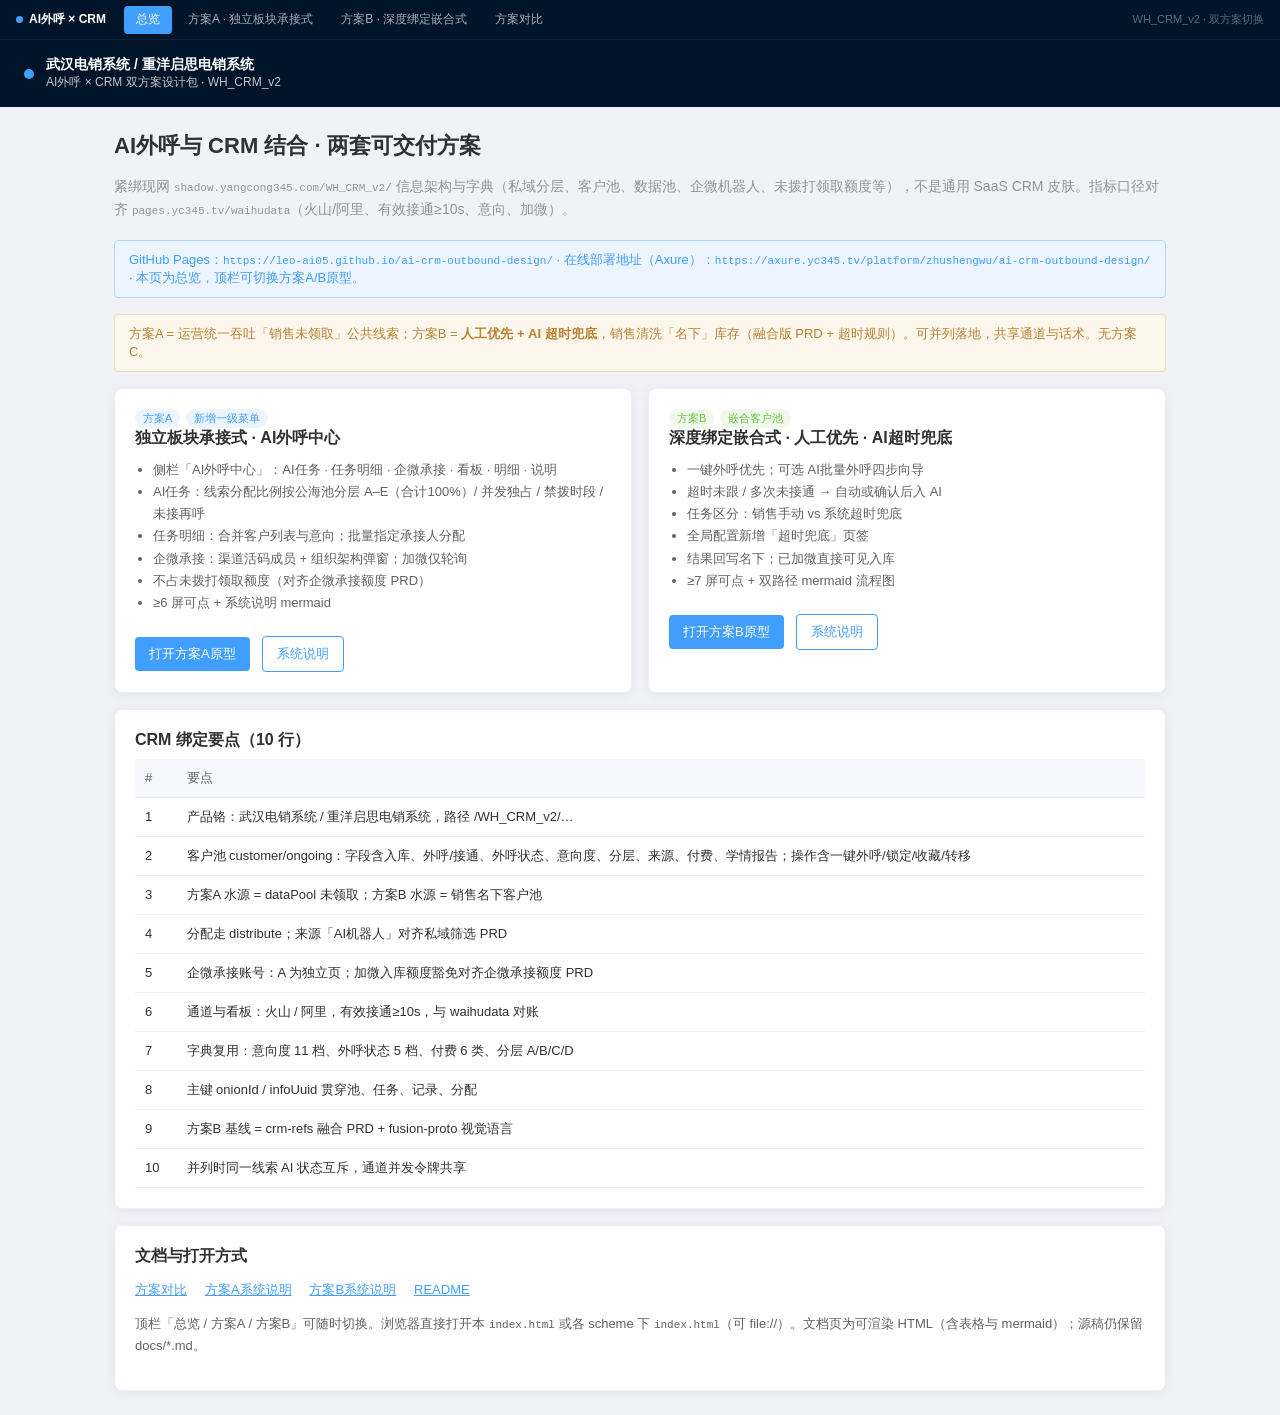
<file: index.html>
<!DOCTYPE html>
<html lang="zh-CN">
<head>
<meta charset="UTF-8"/>
<meta name="viewport" content="width=device-width, initial-scale=1"/>
<title>AI外呼 × 武汉电销 CRM · 双方案设计包</title>
<style>
:root{--primary:#409eff;--bg:#f0f2f5;--card:#fff;--t1:#303133;--t2:#606266;--t3:#909399;--border:#ebeef5;--sidebar:#001529}
*{box-sizing:border-box}
body{margin:0;font-family:-apple-system,BlinkMacSystemFont,"Segoe UI","PingFang SC","Microsoft YaHei",sans-serif;background:var(--bg);color:var(--t1);font-size:14px}
.top{background:var(--sidebar);color:#fff;padding:16px 24px;display:flex;align-items:center;gap:12px}
.top .dot{width:10px;height:10px;border-radius:50%;background:var(--primary)}
.wrap{max-width:1100px;margin:0 auto;padding:24px}
h1{font-size:22px;margin:0 0 8px}
.sub{color:var(--t3);margin-bottom:20px;line-height:1.6}
.grid{display:grid;grid-template-columns:1fr 1fr;gap:16px}
@media(max-width:800px){.grid{grid-template-columns:1fr}}
.card{background:var(--card);border:1px solid var(--border);border-radius:8px;padding:20px;box-shadow:0 2px 12px rgb(0 0 0 / 6%)}
.card h2{margin:0 0 8px;font-size:16px}
.card .tag{display:inline-block;font-size:11px;padding:2px 8px;border-radius:10px;background:#ecf5ff;color:var(--primary);margin-right:6px}
.card .tag.b{background:#f0f9eb;color:#67c23a}
.card ul{margin:10px 0;padding-left:18px;color:var(--t2);line-height:1.7;font-size:13px}
.card a.btn{display:inline-flex;margin-top:12px;margin-right:8px;padding:8px 14px;background:var(--primary);color:#fff;border-radius:4px;text-decoration:none;font-size:13px}
.card a.btn.ghost{background:#fff;color:var(--primary);border:1px solid var(--primary)}
.bind{margin-top:16px}
table{width:100%;border-collapse:collapse;font-size:13px}
th,td{border-bottom:1px solid var(--border);padding:10px;text-align:left}
th{background:#f5f7fa;color:var(--t2);font-weight:500}
.mono{font-family:ui-monospace,Menlo,monospace;font-size:11px}
.note{background:#fdf6ec;border:1px solid #f5dab1;color:#b88230;padding:10px 14px;border-radius:4px;font-size:13px;margin-bottom:16px}
.links a{color:var(--primary);margin-right:14px;font-size:13px}

.scheme-switcher{position:sticky;top:0;z-index:3000;height:40px;background:#001529;border-bottom:1px solid #0a2138;display:flex;align-items:center;padding:0 16px;gap:4px}
.scheme-switcher .ss-brand{color:#fff;font-size:12px;font-weight:600;margin-right:14px;display:flex;align-items:center;gap:6px}
.scheme-switcher .ss-brand .ss-dot{width:7px;height:7px;border-radius:50%;background:#409eff}
.scheme-switcher a.ss-item{display:inline-flex;align-items:center;height:28px;padding:0 12px;border-radius:4px;font-size:12px;color:#a6adb4;text-decoration:none}
.scheme-switcher a.ss-item:hover{color:#fff;background:rgb(255 255 255 / 8%)}
.scheme-switcher a.ss-item.active{color:#fff;background:#409eff;font-weight:500}
.scheme-switcher .ss-spacer{flex:1}
.scheme-switcher .ss-hint{font-size:11px;color:#5c6b7a}

</style>
</head>
<body>
<div class="scheme-switcher"><div class="ss-brand"><span class="ss-dot"></span>AI外呼 × CRM</div><a class="ss-item active" href="index.html">总览</a><a class="ss-item" href="scheme-a/index.html">方案A · 独立板块承接式</a><a class="ss-item" href="scheme-b/index.html">方案B · 深度绑定嵌合式</a><a class="ss-item" href="docs/comparison.html">方案对比</a><div class="ss-spacer"></div><span class="ss-hint">WH_CRM_v2 · 双方案切换</span></div>
<div class="top"><span class="dot"></span><div><b>武汉电销系统 / 重洋启思电销系统</b><div style="font-size:12px;opacity:.75">AI外呼 × CRM 双方案设计包 · WH_CRM_v2</div></div></div>
<div class="wrap">
  <h1>AI外呼与 CRM 结合 · 两套可交付方案</h1>
  <p class="sub">紧绑现网 <span class="mono">shadow.yangcong345.com/WH_CRM_v2/</span> 信息架构与字典（私域分层、客户池、数据池、企微机器人、未拨打领取额度等），不是通用 SaaS CRM 皮肤。指标口径对齐 <span class="mono">pages.yc345.tv/waihudata</span>（火山/阿里、有效接通≥10s、意向、加微）。</p>
    <div class="note" style="background:#ecf5ff;border-color:#b3d8ff;color:#409eff">GitHub Pages：<span class="mono">https://leo-ai05.github.io/ai-crm-outbound-design/</span> · 在线部署地址（Axure）：<span class="mono">https://axure.yc345.tv/platform/zhushengwu/ai-crm-outbound-design/</span> · 本页为总览，顶栏可切换方案A/B原型。</div>
  <div class="note">方案A = 运营统一吞吐「销售未领取」公共线索；方案B = <b>人工优先 + AI 超时兜底</b>，销售清洗「名下」库存（融合版 PRD + 超时规则）。可并列落地，共享通道与话术。无方案C。</div>
  <div class="grid">
    <div class="card">
      <span class="tag">方案A</span><span class="tag">新增一级菜单</span>
      <h2>独立板块承接式 · AI外呼中心</h2>
      <ul>
        <li>侧栏「AI外呼中心」：AI任务 · 任务明细 · 企微承接 · 看板 · 明细 · 说明</li>
        <li>AI任务：线索分配比例按公海池分层 A–E（合计100%）/ 并发独占 / 禁拨时段 / 未接再呼</li>
        <li>任务明细：合并客户列表与意向；批量指定承接人分配</li>
        <li>企微承接：渠道活码成员 + 组织架构弹窗；加微仅轮询</li>
        <li>不占未拨打领取额度（对齐企微承接额度 PRD）</li>
        <li>≥6 屏可点 + 系统说明 mermaid</li>
      </ul>
      <a class="btn" href="scheme-a/index.html">打开方案A原型</a>
      <a class="btn ghost" href="docs/scheme-a-system.html">系统说明</a>
    </div>
    <div class="card">
      <span class="tag b">方案B</span><span class="tag b">嵌合客户池</span>
      <h2>深度绑定嵌合式 · 人工优先 · AI超时兜底</h2>
      <ul>
        <li>一键外呼优先；可选 AI批量外呼四步向导</li>
        <li>超时未跟 / 多次未接通 → 自动或确认后入 AI</li>
        <li>任务区分：销售手动 vs 系统超时兜底</li>
        <li>全局配置新增「超时兜底」页签</li>
        <li>结果回写名下；已加微直接可见入库</li>
        <li>≥7 屏可点 + 双路径 mermaid 流程图</li>
      </ul>
      <a class="btn" href="scheme-b/index.html">打开方案B原型</a>
      <a class="btn ghost" href="docs/scheme-b-system.html">系统说明</a>
    </div>
  </div>
  <div class="card bind">
    <h2>CRM 绑定要点（10 行）</h2>
    <table>
      <tr><th>#</th><th>要点</th></tr>
      <tr><td>1</td><td>产品铬：武汉电销系统 / 重洋启思电销系统，路径 /WH_CRM_v2/…</td></tr>
      <tr><td>2</td><td>客户池 customer/ongoing：字段含入库、外呼/接通、外呼状态、意向度、分层、来源、付费、学情报告；操作含一键外呼/锁定/收藏/转移</td></tr>
      <tr><td>3</td><td>方案A 水源 = dataPool 未领取；方案B 水源 = 销售名下客户池</td></tr>
      <tr><td>4</td><td>分配走 distribute；来源「AI机器人」对齐私域筛选 PRD</td></tr>
      <tr><td>5</td><td>企微承接账号：A 为独立页；加微入库额度豁免对齐企微承接额度 PRD</td></tr>
      <tr><td>6</td><td>通道与看板：火山 / 阿里，有效接通≥10s，与 waihudata 对账</td></tr>
      <tr><td>7</td><td>字典复用：意向度 11 档、外呼状态 5 档、付费 6 类、分层 A/B/C/D</td></tr>
      <tr><td>8</td><td>主键 onionId / infoUuid 贯穿池、任务、记录、分配</td></tr>
      <tr><td>9</td><td>方案B 基线 = crm-refs 融合 PRD + fusion-proto 视觉语言</td></tr>
      <tr><td>10</td><td>并列时同一线索 AI 状态互斥，通道并发令牌共享</td></tr>
    </table>
  </div>
  <div class="card" style="margin-top:16px">
    <h2>文档与打开方式</h2>
    <p class="links">
      <a href="docs/comparison.html">方案对比</a>
      <a href="docs/scheme-a-system.html">方案A系统说明</a>
      <a href="docs/scheme-b-system.html">方案B系统说明</a>
      <a href="README.md">README</a>
    </p>
    <p style="font-size:13px;color:var(--t2);line-height:1.7">顶栏「总览 / 方案A / 方案B」可随时切换。浏览器直接打开本 <span class="mono">index.html</span> 或各 scheme 下 <span class="mono">index.html</span>（可 file://）。文档页为可渲染 HTML（含表格与 mermaid）；源稿仍保留 docs/*.md。</p>
  </div>
</div>
</body>
</html>
</file>
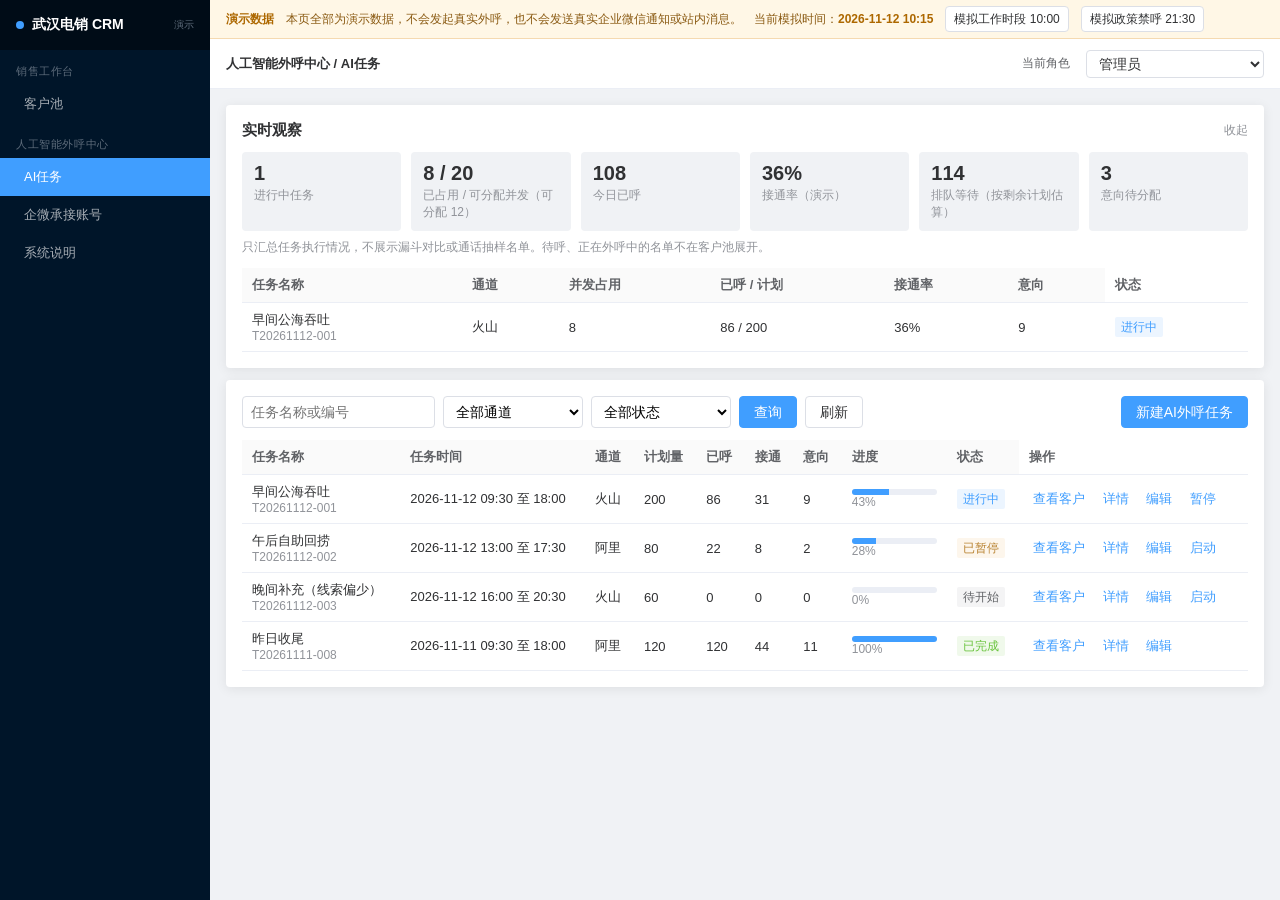
<file: phase-2/index.html>
<!DOCTYPE html>
<html lang="zh-CN">
<head>
<meta charset="UTF-8">
<meta name="viewport" content="width=device-width, initial-scale=1.0">
<title>武汉电销系统 · AI外呼中心（演示）</title>
<style>
:root{
  --primary:#409eff;--primary-light:#ecf5ff;--primary-dark:#337ecc;
  --success:#67c23a;--success-light:#f0f9eb;--warning:#e6a23c;--warning-light:#fdf6ec;
  --danger:#f56c6c;--danger-light:#fef0f0;--info:#909399;--info-light:#f4f4f5;
  --t1:#303133;--t2:#606266;--t3:#909399;--t4:#c0c4cc;
  --border:#dcdfe6;--border-light:#ebeef5;--bg:#f0f2f5;--card:#fff;
  --sidebar-bg:#001529;--sidebar-sub:#000c17;--sidebar-text:#a6adb4;
  --radius:4px;--shadow:0 2px 12px 0 rgb(0 0 0 / 8%);
}
*{box-sizing:border-box}
html,body{height:100%;margin:0}
body{font-family:-apple-system,BlinkMacSystemFont,"Segoe UI","PingFang SC","Hiragino Sans GB","Microsoft YaHei",sans-serif;font-size:14px;color:var(--t1);background:var(--bg);-webkit-font-smoothing:antialiased}
button,input,select,textarea{font:inherit}
.app{display:flex;height:100vh;overflow:hidden}
.sidebar{flex:0 0 210px;width:210px;background:var(--sidebar-bg);color:var(--sidebar-text);display:flex;flex-direction:column;overflow-y:auto}
.sidebar-logo{height:50px;padding:0 16px;display:flex;align-items:center;gap:8px;background:var(--sidebar-sub);color:#fff;font-weight:600;font-size:14px}
.sidebar-logo .dot{width:8px;height:8px;border-radius:50%;background:var(--primary)}
.sidebar-logo .sub{font-size:10px;font-weight:400;color:#5c6b7a;margin-left:auto}
.nav-group{padding:14px 16px 6px;font-size:11px;letter-spacing:.6px;color:#5c6b7a}
.nav-item{display:flex;align-items:center;gap:8px;padding:10px 16px 10px 24px;font-size:13px;cursor:pointer;transition:.15s;border:0;background:transparent;color:inherit;width:100%;text-align:left}
.nav-item:hover{color:#fff;background:rgb(255 255 255 / 6%)}
.nav-item.active{color:#fff;background:var(--primary)}
.nav-item.locked{opacity:.55}
.main{flex:1;display:flex;flex-direction:column;min-width:0;overflow:hidden}
.demo-bar{flex-shrink:0;background:#fff7e6;border-bottom:1px solid #f5dab1;color:#8a5a12;padding:6px 16px;font-size:12px;display:flex;align-items:center;gap:12px;flex-wrap:wrap}
.demo-bar b{color:#ad6800}
.topbar{height:50px;background:#fff;border-bottom:1px solid var(--border-light);display:flex;align-items:center;padding:0 16px;gap:12px;flex-shrink:0}
.crumb{font-size:13px;color:var(--t2)}
.crumb b{color:var(--t1)}
.spacer{flex:1}
.role-select,.ctrl{height:28px;border:1px solid var(--border);border-radius:var(--radius);padding:0 8px;background:#fff;color:var(--t1)}
.page{flex:1;overflow:auto;padding:16px}
.card{background:var(--card);border-radius:var(--radius);box-shadow:var(--shadow);padding:16px;margin-bottom:12px}
.card h3{margin:0 0 12px;font-size:15px;font-weight:600}
.row{display:flex;gap:8px;flex-wrap:wrap;align-items:center}
.mb8{margin-bottom:8px}.mb12{margin-bottom:12px}.mb16{margin-bottom:16px}
.mt8{margin-top:8px}.mt12{margin-top:12px}
.hidden{display:none!important}
.btn{display:inline-flex;align-items:center;justify-content:center;gap:4px;height:32px;padding:0 14px;border:1px solid var(--border);border-radius:var(--radius);background:#fff;color:var(--t1);cursor:pointer;line-height:1}
.btn:hover{border-color:var(--primary);color:var(--primary)}
.btn:disabled,.btn.disabled{opacity:.45;cursor:not-allowed;color:var(--t3);border-color:var(--border);background:#f5f7fa}
.btn-primary{background:var(--primary);border-color:var(--primary);color:#fff}
.btn-primary:hover{background:var(--primary-dark);color:#fff}
.btn-primary:disabled{background:#a0cfff;border-color:#a0cfff;color:#fff;opacity:1}
.btn-danger{color:var(--danger);border-color:#fbc4c4}
.btn-text{border:0;background:transparent;color:var(--primary);height:auto;padding:0 4px}
.btn-sm{height:26px;padding:0 8px;font-size:12px}
.input,.select,textarea.input{height:32px;border:1px solid var(--border);border-radius:var(--radius);padding:0 8px;min-width:140px;background:#fff}
textarea.input{height:auto;padding:8px;min-height:72px;width:100%;resize:vertical}
.input:focus,.select:focus,textarea.input:focus{outline:0;border-color:var(--primary)}
.label{font-size:12px;color:var(--t2);margin-right:4px}
.hint{font-size:12px;color:var(--t3)}
.err{font-size:12px;color:var(--danger);margin-top:4px}
.stat-grid{display:grid;grid-template-columns:repeat(6,1fr);gap:10px}
.stat{background:var(--bg);border-radius:var(--radius);padding:10px 12px}
.stat .n{font-size:20px;font-weight:700;color:var(--t1)}
.stat .k{font-size:12px;color:var(--t3);margin-top:2px}
.obs-head{display:flex;align-items:center;justify-content:space-between;cursor:pointer;user-select:none}
table{width:100%;border-collapse:collapse;font-size:13px}
th,td{padding:8px 10px;border-bottom:1px solid var(--border-light);text-align:left;vertical-align:middle}
table .ops,table th:last-child{position:sticky;right:0;background:#fff;z-index:1;box-shadow:-4px 0 8px rgb(0 0 0 / 4%)}
th{background:#fafafa;color:var(--t2);font-weight:600;white-space:nowrap}
td{color:var(--t1)}
tr:hover td{background:#f5f7fa}
.tag{display:inline-block;padding:0 6px;height:20px;line-height:20px;border-radius:2px;font-size:12px}
.tag-blue{background:var(--primary-light);color:var(--primary)}
.tag-green{background:var(--success-light);color:var(--success)}
.tag-orange{background:var(--warning-light);color:#b88230}
.tag-red{background:var(--danger-light);color:var(--danger)}
.tag-gray{background:var(--info-light);color:var(--t2)}
.tag-purple{background:#f5f0ff;color:#7c3aed}
.dash{color:var(--t4)}
.ellipsis{max-width:180px;overflow:hidden;text-overflow:ellipsis;white-space:nowrap}
.tabs{display:flex;gap:0;border-bottom:1px solid var(--border-light);margin-bottom:12px}
.tab{padding:8px 16px;cursor:pointer;color:var(--t2);border-bottom:2px solid transparent;background:transparent;border-top:0;border-left:0;border-right:0}
.tab.active{color:var(--primary);border-bottom-color:var(--primary);font-weight:600}
.mask{position:fixed;inset:0;background:rgb(0 0 0 / 45%);z-index:40;display:flex;align-items:flex-start;justify-content:center;padding:40px 16px}
.modal{background:#fff;border-radius:6px;width:720px;max-width:100%;max-height:calc(100vh - 48px);overflow:auto;box-shadow:0 8px 24px rgb(0 0 0 / 18%)}
.modal-lg{width:860px}
.modal-sm{width:480px}
.drawer{position:fixed;top:0;right:0;bottom:0;width:560px;max-width:100%;background:#fff;z-index:50;box-shadow:-4px 0 16px rgb(0 0 0 / 12%);display:flex;flex-direction:column}
.drawer-h,.modal-h{height:50px;padding:0 16px;display:flex;align-items:center;justify-content:space-between;border-bottom:1px solid var(--border-light);font-weight:600;flex-shrink:0}
.drawer-b,.modal-b{padding:16px;overflow:auto;flex:1}
.modal-f,.drawer-f{padding:10px 16px;border-top:1px solid var(--border-light);display:flex;justify-content:flex-end;gap:8px;flex-shrink:0}
.close-x{border:0;background:transparent;font-size:18px;cursor:pointer;color:var(--t3)}
.form-grid{display:grid;grid-template-columns:1fr 1fr;gap:12px 16px}
.form-item{display:flex;flex-direction:column;gap:4px}
.form-item.full{grid-column:1/-1}
.form-item label{font-size:13px;color:var(--t2)}
.form-item label em{color:var(--danger);font-style:normal;margin-right:2px}
.section-title{font-size:13px;font-weight:600;margin:8px 0 8px;padding-left:8px;border-left:3px solid var(--primary)}
.progress{height:6px;background:#ebeef5;border-radius:3px;overflow:hidden;min-width:80px}
.progress>i{display:block;height:100%;background:var(--primary)}
.toast-wrap{position:fixed;top:16px;left:50%;transform:translateX(-50%);z-index:80;display:flex;flex-direction:column;gap:8px}
.toast{background:#fff;border-radius:4px;box-shadow:var(--shadow);padding:10px 16px;min-width:260px;border-left:3px solid var(--primary);font-size:13px}
.toast.ok{border-left-color:var(--success)}
.toast.err{border-left-color:var(--danger)}
.toast.warn{border-left-color:var(--warning)}
.empty{text-align:center;color:var(--t3);padding:40px 16px}
.switch{position:relative;width:36px;height:20px;display:inline-block}
.switch input{display:none}
.switch i{position:absolute;inset:0;background:#dcdfe6;border-radius:10px;cursor:pointer;transition:.15s}
.switch i:before{content:"";position:absolute;width:16px;height:16px;left:2px;top:2px;background:#fff;border-radius:50%;transition:.15s}
.switch input:checked+i{background:var(--primary)}
.switch input:checked+i:before{transform:translateX(16px)}
.switch input:disabled+i{opacity:.45;cursor:not-allowed}
.avatar{width:24px;height:24px;border-radius:50%;background:var(--primary);color:#fff;display:inline-flex;align-items:center;justify-content:center;font-size:12px;margin-right:6px}
.member{display:flex;align-items:center}
.org-item{display:flex;align-items:center;gap:8px;padding:8px;border-bottom:1px solid var(--border-light)}
.org-item.off{opacity:.5;background:#fafafa}
.kv{display:grid;grid-template-columns:120px 1fr;gap:8px 12px;font-size:13px}
.kv .k{color:var(--t3)}
.tip{position:relative}
.tip:hover .tipbox{display:block}
.tipbox{display:none;position:absolute;left:0;bottom:120%;background:#303133;color:#fff;padding:6px 8px;border-radius:4px;font-size:12px;width:220px;z-index:5;white-space:normal}
.quota{display:grid;grid-template-columns:repeat(3,1fr);gap:10px}
.muted{color:var(--t3);font-size:12px}
.ratio-row{display:flex;gap:8px;align-items:center;flex-wrap:wrap}
.ratio-row .input{width:72px;min-width:72px}
.chip{padding:4px 10px;border:1px solid var(--border);border-radius:12px;cursor:pointer;font-size:12px;background:#fff}
.chip.on{border-color:var(--primary);color:var(--primary);background:var(--primary-light)}
.ops a,.ops .btn-text{margin-right:6px}
.guide ol{padding-left:20px;line-height:1.8}
.guide h4{margin:16px 0 8px}
.warn-text{color:var(--danger)}
.ok-text{color:var(--success)}
.toolbar{display:flex;justify-content:space-between;align-items:center;gap:8px;flex-wrap:wrap}
.pager{display:flex;justify-content:flex-end;align-items:center;gap:8px;margin-top:12px;color:var(--t3);font-size:12px}
.confirm-box{background:#fff;border-radius:6px;width:400px;padding:20px}
.offline{color:var(--danger)}
.online{color:var(--success)}
</style>
</head>
<body>
<div class="app">
  <aside class="sidebar">
    <div class="sidebar-logo"><span class="dot"></span>武汉电销 CRM<span class="sub">演示</span></div>
    <div class="nav-group">销售工作台</div>
    <button class="nav-item" id="nav-pool" data-page="pool">客户池</button>
    <div class="nav-group">人工智能外呼中心</div>
    <button class="nav-item" id="nav-tasks" data-page="tasks">AI任务</button>
    <button class="nav-item" id="nav-wecom" data-page="wecom">企微承接账号</button>
    <button class="nav-item" id="nav-guide" data-page="guide">系统说明</button>
  </aside>
  <div class="main">
    <div class="demo-bar">
      <b>演示数据</b>
      <span>本页全部为演示数据，不会发起真实外呼，也不会发送真实企业微信通知或站内消息。</span>
      <span>当前模拟时间：<b id="simClock"></b></span>
      <button class="btn btn-sm" id="btnSimDay">模拟工作时段 10:00</button>
      <button class="btn btn-sm" id="btnSimNight">模拟政策禁呼 21:30</button>
    </div>
    <div class="topbar">
      <div class="crumb" id="crumb"></div>
      <div class="spacer"></div>
      <span class="label">当前角色</span>
      <select class="role-select" id="roleSel">
        <option value="admin">管理员</option>
        <option value="ops">运营</option>
        <option value="sales">销售（周敏）</option>
        <option value="testseat">测试坐席（一期拦截）</option>
        <option value="other">其他未授权人员</option>
      </select>
    </div>
    <div class="page" id="page"></div>
  </div>
</div>
<div class="toast-wrap" id="toasts"></div>
<div id="overlay"></div>
<script>
const INTENT_TIPS = {
  A: "A：直接跟进，已发送企微通知且用户已成功加上企业微信",
  B: "B：优先跟进，已发送企微通知且用户同意加微",
  C: "C：针对性跟进，未走到加微节点或明确不同意加微",
  D: "D：再次触达，开场后快速挂断"
};
const TOTAL_CONCURRENCY = 20;
const PAGE_SIZE = 8;
const SALES = ["周敏","李强","王芳","陈涛"];
const AGENTS = {
  "火山": [{id:"hs-1",name:"火山·公海通话语术A",ok:true},{id:"hs-2",name:"火山·停用语术",ok:false}],
  "阿里": [{id:"ali-1",name:"阿里·回访通话语术B",ok:true},{id:"ali-2",name:"阿里·停用语术",ok:false}]
};

function clone(o){return JSON.parse(JSON.stringify(o));}
function pad(n){return String(n).padStart(2,"0");}
function fmt(dt){return `${dt.getFullYear()}-${pad(dt.getMonth()+1)}-${pad(dt.getDate())} ${pad(dt.getHours())}:${pad(dt.getMinutes())}`;}
const BASE_NOW=new Date(2026,10,12,10,15,0);
function todayStr(h,m){const d=BASE_NOW;return `${d.getFullYear()}-${pad(d.getMonth()+1)}-${pad(d.getDate())}T${pad(h)}:${pad(m)}`;}
function parseDT(s){return new Date(s);}
function inPolicy(dt){const h=dt.getHours(),mi=dt.getMinutes();const t=h*60+mi;return t>=21*60 || t<9*60;}
function toast(msg,type="ok"){const el=document.createElement("div");el.className="toast "+(type||"ok");el.textContent=msg;document.getElementById("toasts").appendChild(el);setTimeout(()=>el.remove(),3200);}
function dash(v){return (v===undefined||v===null||v===""||v==="—")?'<span class="dash">—</span>':esc(v);}
function esc(s){return String(s??"").replace(/[&<>"]/g,c=>({"&":"&amp;","<":"&lt;",">":"&gt;",'"':"&quot;"}[c]));}
function canConfig(){return state.role==="admin"||state.role==="ops";}
function isSalesLike(){return state.role==="sales"||state.role==="testseat"||state.role==="other";}

const seed = {
  tasks: [
    {id:"T20261112-001",name:"早间公海吞吐",channel:"火山",agent:"hs-1",plan:200,called:86,connected:31,intent:9,status:"进行中",start:todayStr(9,30),end:todayStr(18,0),concurrency:8,threshold:"B 及以上",ratios:{A:5,B:15,C:5,D:5,E:70},redial:true,redialTimes:2,redialGap:30,blocks:[{name:"午休",start:"12:00",end:"13:00"}],fails:3,enough:true,
      logs:[{t:"今天 09:28",a:"创建任务"},{t:"今天 09:30",a:"系统开始调度"},{t:"今天 09:30",a:"启动"}]},
    {id:"T20261112-002",name:"午后自助回捞",channel:"阿里",agent:"ali-1",plan:80,called:22,connected:8,intent:2,status:"已暂停",start:todayStr(13,0),end:todayStr(17,30),concurrency:4,threshold:"B 及以上",ratios:{A:5,B:15,C:5,D:5,E:70},redial:true,redialTimes:2,redialGap:20,blocks:[],fails:1,enough:true,
      logs:[{t:"今天 12:40",a:"创建任务"},{t:"今天 13:00",a:"启动"},{t:"今天 14:10",a:"暂停"}]},
    {id:"T20261112-003",name:"晚间补充（线索偏少）",channel:"火山",agent:"hs-1",plan:60,called:0,connected:0,intent:0,status:"待开始",start:todayStr(16,0),end:todayStr(20,30),concurrency:3,threshold:"A 及以上",ratios:{A:10,B:10,C:10,D:10,E:60},redial:true,redialTimes:1,redialGap:40,blocks:[],fails:0,enough:false,
      logs:[{t:"今天 11:02",a:"创建任务"}]},
    {id:"T20261111-008",name:"昨日收尾",channel:"阿里",agent:"ali-1",plan:120,called:120,connected:44,intent:11,status:"已完成",start:"2026-11-11T09:30",end:"2026-11-11T18:00",concurrency:5,threshold:"C 及以上",ratios:{A:5,B:15,C:5,D:5,E:70},redial:false,redialTimes:2,redialGap:30,blocks:[],fails:0,enough:true,
      logs:[{t:"昨天 09:20",a:"创建任务"},{t:"昨天 09:30",a:"启动"},{t:"昨天 18:00",a:"系统完成"}]}
  ],
  leads: [
    {fid:"F10021",oid:"Y88210021",phone:"138****1021",stage:"初中",layer:"B",seat:"—",intentSale:"—",callStatus:"有效接通 16 秒",aiStatus:"有效接通未加微",grade:"B",summary:"家长关注价格，同意了解课程安排。",calls:1,last:"今天 10:16",source:"公海池",pool:"公海池",added:false,task:"T20261112-001",flow:"意向待分配",wecom:"王承接",note:"达到意向门槛，待指定承接人",hasPhone:true,locked:false,aiIn:true},
    {fid:"F10022",oid:"Y88210022",phone:"139****1022",stage:"小学",layer:"A",seat:"—",intentSale:"—",callStatus:"有效接通 42 秒",aiStatus:"有效接通未加微",grade:"A",summary:"明确表示想看课程表，沟通较顺畅。",calls:1,last:"今天 10:22",source:"公海池",pool:"公海池",added:false,task:"T20261112-001",flow:"意向待分配",wecom:"刘承接",note:"达到意向门槛，待指定承接人",hasPhone:true,locked:false,aiIn:true},
    {fid:"F10023",oid:"Y88210023",phone:"137****1023",stage:"高中",layer:"C",seat:"—",intentSale:"—",callStatus:"有效接通 28 秒",aiStatus:"有效接通已加微",grade:"B",summary:"已通过企业微信好友，等待销售承接。",calls:1,last:"今天 10:40",source:"公海池",pool:"公海池",added:true,task:"T20261112-001",flow:"已加微",wecom:"王承接",note:"加微通过且销售尚未二次外呼",hasPhone:true,locked:false,aiIn:true},
    {fid:"F10024",oid:"Y88210024",phone:"136****1024",stage:"初中",layer:"B",seat:"周敏",intentSale:"B",callStatus:"有效接通 33 秒",aiStatus:"有效接通已加微",grade:"A",summary:"已指定给周敏，总结已同步至详情。",calls:2,last:"今天 11:05",source:"人工智能机器人",pool:"公海池",added:true,task:"T20261112-001",flow:"已分配",wecom:"王承接",note:"已指定承接人入库，不占未拨打领取额度",hasPhone:true,locked:false,aiIn:true},
    {fid:"F10025",oid:"Y88210025",phone:"135****1025",stage:"小学",layer:"A",seat:"李强",intentSale:"A",callStatus:"有效接通 21 秒",aiStatus:"有效接通未加微",grade:"C",summary:"家长先了解再决定，暂未加微。",calls:3,last:"今天 11:20",source:"人工智能机器人",pool:"公海池",added:false,task:"T20261112-002",flow:"已分配",wecom:"刘承接",note:"已指定承接人入库",hasPhone:true,locked:false,aiIn:true},
    {fid:"F10026",oid:"Y88210026",phone:"134****1026",stage:"初中",layer:"E",seat:"—",intentSale:"—",callStatus:"外呼中（演示）",aiStatus:"—",grade:"—",summary:"",calls:0,last:"",source:"公海池",pool:"公海池",added:false,task:"T20261112-001",flow:"人工智能处理中",wecom:"—",note:"已被任务锁定，尚未出最终结果",hasPhone:true,locked:true,aiIn:true},
    {fid:"F10027",oid:"Y88210027",phone:"133****1027",stage:"高中",layer:"D",seat:"—",intentSale:"—",callStatus:"有效接通 18 秒",aiStatus:"有效接通未加微",grade:"D",summary:"开场后很快结束，未达加微门槛。",calls:1,last:"今天 10:08",source:"公海池",pool:"公海池",added:false,task:"T20261112-001",flow:"—",wecom:"—",note:"已入库但未达意向门槛，默认归属待确认",hasPhone:true,locked:false,aiIn:true,todayFollow:true},
    {fid:"F10028",oid:"Y88210028",phone:"132****1028",stage:"小学",layer:"E",seat:"—",intentSale:"—",callStatus:"接通 6 秒",aiStatus:"无效接通",grade:"C",summary:"通话不足 10 秒，即使后续加微仍保持无效接通。",calls:1,last:"今天 09:52",source:"公海池",pool:"公海池",added:false,task:"T20261112-001",flow:"—",wecom:"—",note:"无效接通已入库",hasPhone:true,locked:false,aiIn:true,todayFollow:true},
    {fid:"F10029",oid:"Y88210029",phone:"131****1029",stage:"初中",layer:"E",seat:"—",intentSale:"—",callStatus:"未接通",aiStatus:"未接通",grade:"—",summary:"档次用完仍未接通，已按未接通入库。",calls:3,last:"今天 09:48",source:"公海池",pool:"公海池",added:false,task:"T20261112-002",flow:"—",wecom:"—",note:"公海未接通入库，流转不是意向待分配",hasPhone:true,locked:false,aiIn:true,todayFollow:true},
    {fid:"F10030",oid:"Y88210030",phone:"130****1030",stage:"小学",layer:"C",seat:"周敏",intentSale:"B",callStatus:"已外呼 40 秒",aiStatus:"—",grade:"—",summary:"",calls:4,last:"昨天 16:12",source:"销售领取",pool:"公海池",added:false,task:"—",flow:"—",wecom:"—",note:"",hasPhone:true,locked:false,aiIn:false},
    {fid:"F10031",oid:"Y88210031",phone:"159****1031",stage:"初中",layer:"B",seat:"—",intentSale:"—",callStatus:"有效接通 25 秒",aiStatus:"有效接通未加微",grade:"未分层",summary:"生成失败",calls:1,last:"今天 11:33",source:"公海池",pool:"公海池",added:false,task:"T20261112-002",flow:"—",wecom:"—",note:"评分未回传成功，仍按接通规则入库",hasPhone:true,locked:false,aiIn:true,todayFollow:true,summaryFail:true},
    {fid:"F10032",oid:"Y88210032",phone:"—",stage:"高中",layer:"A",seat:"周敏",intentSale:"C",callStatus:"暂无呼叫记录",aiStatus:"—",grade:"—",summary:"",calls:0,last:"",source:"销售领取",pool:"公海池",added:false,task:"—",flow:"—",wecom:"—",note:"",hasPhone:false,locked:false,aiIn:false},
    {fid:"F10033",oid:"Y88210033",phone:"158****1033",stage:"小学",layer:"B",seat:"—",intentSale:"—",callStatus:"未领取",aiStatus:"—",grade:"—",summary:"",calls:0,last:"",source:"公海池",pool:"公海池",added:false,task:"—",flow:"—",wecom:"—",note:"可被申请的公共线索（演示）",hasPhone:true,locked:false,aiIn:false,public:true},
    {fid:"F10034",oid:"Y88210034",phone:"157****1034",stage:"初中",layer:"A",seat:"—",intentSale:"—",callStatus:"有效接通 30 秒",aiStatus:"有效接通未加微",grade:"B",summary:"同意加微，但云设备当时离线，邀请待补发。",calls:1,last:"今天 14:18",source:"公海池",pool:"自助线索池",added:false,task:"T20261112-002",flow:"意向待分配",wecom:"—",note:"静默或离线时仍按结果入库，条件恢复后补发",hasPhone:true,locked:false,aiIn:true}
  ],
  members: [
    {id:"m1",name:"王承接",account:"wangchengjie",org:"武汉电销 / 一组",online:true,today:18,cap:40,status:"启用",on:true},
    {id:"m2",name:"刘承接",account:"liuchengjie",org:"武汉电销 / 二组",online:true,today:36,cap:40,status:"额度将满",on:true},
    {id:"m3",name:"陈承接",account:"chenchengjie",org:"武汉电销 / 一组",online:false,today:4,cap:30,status:"启用",on:false},
    {id:"m4",name:"赵承接",account:"zhaochengjie",org:"武汉电销 / 三组",online:true,today:0,cap:40,status:"启用",on:false}
  ],
  orgPeople: [
    {id:"m1",name:"王承接",account:"wangchengjie",org:"武汉电销 / 一组",online:true},
    {id:"m2",name:"刘承接",account:"liuchengjie",org:"武汉电销 / 二组",online:true},
    {id:"m3",name:"陈承接",account:"chenchengjie",org:"武汉电销 / 一组",online:false},
    {id:"m4",name:"赵承接",account:"zhaochengjie",org:"武汉电销 / 三组",online:true},
    {id:"m5",name:"周设备离线",account:"zhouoffline",org:"武汉电销 / 二组",online:false},
    {id:"m6",name:"孙新成员",account:"sunxin",org:"武汉电销 / 三组",online:true}
  ],
  policy: {channel:"演示渠道",nick:"课程顾问小王",invite:"您好，我是课程顾问，想加您企业微信方便发送课表。",welcome:"已通过好友，后续我会把适合的学习安排发给您。",retry:"失败后换账号重试 1 次",quiet:"22:00 至 08:00",threshold:"B 及以上",exempt:true,autoSource:true,defaultCap:40}
};

const state = {
  role:"admin",
  page:"tasks",
  now: new Date(BASE_NOW.getTime()),
  tasks: clone(seed.tasks),
  leads: clone(seed.leads),
  members: clone(seed.members),
  policy: clone(seed.policy),
  taskFilter:{name:"",channel:"",status:"",date:""},
  poolView:"全部客户",
  poolFilter:{fid:"",oid:"",phone:"",task:"",aiStatus:"",grade:"",flow:"",layer:"",wecom:""},
  poolPage:1,
  selected:new Set(),
  obsOpen:true,
  wecomTab:"members",
  orgFilter:"全部",
  wecomSaved:true
};

function usedConcurrency(){return state.tasks.filter(t=>t.status==="进行中").reduce((s,t)=>s+Number(t.concurrency||0),0);}
function freeConcurrency(){return Math.max(0,TOTAL_CONCURRENCY-usedConcurrency());}
function taskById(id){return state.tasks.find(t=>t.id===id);}
function progressOf(t){return t.plan?Math.min(100,Math.round(t.called/t.plan*100)):0;}
function tickClock(){document.getElementById("simClock").textContent=fmt(state.now)+(inPolicy(state.now)?"（政策禁呼）":"");}

function setPage(p,opts={}){
  if((p==="tasks"||p==="wecom") && !canConfig()){
    toast("当前角色无权进入该配置页","err");
    p="pool";
  }
  state.page=p;
  if(!opts.keepPoolPage) state.poolPage=1;
  render();
}

function render(){
  tickClock();
  const crumb={pool:"客户池",tasks:"人工智能外呼中心 / AI任务",wecom:"人工智能外呼中心 / 企微承接账号",guide:"人工智能外呼中心 / 系统说明"}[state.page];
  document.getElementById("crumb").innerHTML=`<b>${crumb}</b>`;
  document.querySelectorAll(".nav-item").forEach(el=>el.classList.toggle("active",el.dataset.page===state.page));
  const root=document.getElementById("page");
  if(state.page==="tasks") root.innerHTML=renderTasks();
  else if(state.page==="pool") root.innerHTML=renderPool();
  else if(state.page==="wecom") root.innerHTML=renderWecom();
  else root.innerHTML=renderGuide();
  bindPage();
}

/* ---------- AI 任务 ---------- */
function runningTasks(){return state.tasks.filter(t=>t.status==="进行中");}
function queuedCount(){return runningTasks().reduce((s,t)=>s+Math.max(0,t.plan-t.called),0);}
function pendingAssign(){return state.leads.filter(l=>l.flow==="意向待分配").length;}
function todayCalled(){const day=fmt(state.now).slice(0,10);return state.tasks.filter(t=>fmt(new Date(t.start)).slice(0,10)===day).reduce((s,t)=>s+t.called,0);}
function connectRate(){const c=state.tasks.reduce((s,t)=>s+t.called,0),ok=state.tasks.reduce((s,t)=>s+t.connected,0);return c?Math.round(ok/c*100)+"%":"0%";}

function renderTasks(){
  const f=state.taskFilter;
  let list=state.tasks.filter(t=>{
    if(f.name && !t.name.includes(f.name) && !t.id.includes(f.name)) return false;
    if(f.channel && t.channel!==f.channel) return false;
    if(f.status && t.status!==f.status) return false;
    return true;
  });
  const run=runningTasks();
  return `
  <div class="card">
    <div class="obs-head" id="obsToggle"><h3 style="margin:0">实时观察</h3><span class="hint">${state.obsOpen?"收起":"展开"}</span></div>
    <div class="${state.obsOpen?"":"hidden"}" id="obsBody">
      <div class="stat-grid mt12">
        <div class="stat"><div class="n">${run.length}</div><div class="k">进行中任务</div></div>
        <div class="stat"><div class="n">${usedConcurrency()} / ${TOTAL_CONCURRENCY}</div><div class="k">已占用 / 可分配并发（可分配 ${freeConcurrency()}）</div></div>
        <div class="stat"><div class="n">${todayCalled()}</div><div class="k">今日已呼</div></div>
        <div class="stat"><div class="n">${connectRate()}</div><div class="k">接通率（演示）</div></div>
        <div class="stat"><div class="n">${queuedCount()}</div><div class="k">排队等待（按剩余计划估算）</div></div>
        <div class="stat"><div class="n">${pendingAssign()}</div><div class="k">意向待分配</div></div>
      </div>
      <p class="hint mt8">只汇总任务执行情况，不展示漏斗对比或通话抽样名单。待呼、正在外呼中的名单不在客户池展开。</p>
      ${run.length?`<table class="mt12"><thead><tr><th>任务名称</th><th>通道</th><th>并发占用</th><th>已呼 / 计划</th><th>接通率</th><th>意向</th><th>状态</th></tr></thead><tbody>
        ${run.map(t=>`<tr><td>${esc(t.name)}<div class="muted">${esc(t.id)}</div></td><td>${esc(t.channel)}</td><td>${t.concurrency}</td><td>${t.called} / ${t.plan}</td><td>${t.called?Math.round(t.connected/t.called*100)+"%":"0%"}</td><td>${t.intent}</td><td>${statusTag(t.status)}</td></tr>`).join("")}
      </tbody></table>`:""}
    </div>
  </div>
  <div class="card">
    <div class="toolbar mb12">
      <div class="row">
        <input class="input" id="tfName" placeholder="任务名称或编号" value="${esc(f.name)}">
        <select class="select" id="tfChannel"><option value="">全部通道</option><option ${f.channel==="火山"?"selected":""}>火山</option><option ${f.channel==="阿里"?"selected":""}>阿里</option></select>
        <select class="select" id="tfStatus"><option value="">全部状态</option>${["待开始","进行中","已暂停","已完成"].map(s=>`<option ${f.status===s?"selected":""}>${s}</option>`).join("")}</select>
        <button class="btn btn-primary" id="tfQuery">查询</button>
        <button class="btn" id="tfRefresh">刷新</button>
      </div>
      <button class="btn btn-primary" id="btnNewTask">新建AI外呼任务</button>
    </div>
    ${list.length?`<table><thead><tr><th>任务名称</th><th>任务时间</th><th>通道</th><th>计划量</th><th>已呼</th><th>接通</th><th>意向</th><th>进度</th><th>状态</th><th>操作</th></tr></thead><tbody>
      ${list.map(t=>`<tr>
        <td>${esc(t.name)}<div class="muted">${esc(t.id)}</div></td>
        <td>${esc(fmtRange(t.start,t.end))}</td>
        <td>${esc(t.channel)}</td>
        <td>${t.plan}</td>
        <td>${t.called||0}</td>
        <td>${t.connected||0}</td>
        <td>${t.intent||0}</td>
        <td><div class="progress"><i style="width:${progressOf(t)}%"></i></div><div class="muted">${progressOf(t)}%</div></td>
        <td>${statusTag(t.status)}</td>
        <td class="ops">
          <button class="btn-text" data-act="viewcust" data-id="${t.id}">查看客户</button>
          <button class="btn-text" data-act="detail" data-id="${t.id}">详情</button>
          <button class="btn-text" data-act="edit" data-id="${t.id}">编辑</button>
          ${t.status==="待开始"||t.status==="已暂停"?`<button class="btn-text" data-act="start" data-id="${t.id}">启动</button>`:""}
          ${t.status==="进行中"?`<button class="btn-text" data-act="pause" data-id="${t.id}">暂停</button>`:""}
        </td>
      </tr>`).join("")}
    </tbody></table>`:`<div class="empty">暂无 AI 外呼任务<br><button class="btn btn-primary mt12" id="btnNewTaskEmpty">新建AI外呼任务</button></div>`}
  </div>`;
}
function statusTag(s){const m={待开始:"tag-gray",进行中:"tag-blue",已暂停:"tag-orange",已完成:"tag-green"};return `<span class="tag ${m[s]||"tag-gray"}">${s}</span>`}
function flowTag(s){if(!s||s==="—")return dash("—");const m={"意向待分配":"tag-orange","已加微":"tag-green","已分配":"tag-blue","人工智能处理中":"tag-purple"};return `<span class="tag ${m[s]||"tag-gray"}">${s}</span>`}
function fmtRange(a,b){const x=new Date(a),y=new Date(b);return `${fmt(x)} 至 ${fmt(y).slice(11)}`;}

function startTask(id){
  const t=taskById(id); if(!t) return;
  if(t.status!=="待开始"&&t.status!=="已暂停") return;
  if(!enoughAgent(t)) {toast("请选择可用的通话智能体","err");return;}
  if(inPolicy(state.now)) toast("当前处于每日 21:00 至次日 09:00 的政策禁呼时段，已启动任务，但不会发起新的拨打","warn");
  else toast("任务已启动");
  if(!t.enough) toast("可用线索不足，将按实际可抽数量执行","warn");
  const onlineOn=state.members.some(m=>m.online&&m.on&&m.today<m.cap);
  if(!onlineOn) toast("当前没有在线可承接账号，任务仍可启动，加微阶段将跳过离线账号（该策略待确认）","warn");
  t.status="进行中";
  t.logs.push({t:fmt(state.now).slice(5),a:"启动"});
  render();
}
function pauseTask(id){
  const t=taskById(id); if(!t||t.status!=="进行中") return;
  t.status="已暂停";
  t.logs.push({t:fmt(state.now).slice(5),a:"暂停"});
  toast("已暂停。不再抽取新线索。已领出未打完的档次按剩余规则打完");
  render();
}
function enoughAgent(t){const list=AGENTS[t.channel]||[];return list.some(a=>a.id===t.agent&&a.ok);}
function viewCustomers(taskId){
  state.poolFilter.task=taskId;
  state.poolView="全部客户";
  state.selected=new Set();
  state.page="pool";
  state.poolPage=1;
  render();
  toast("已按任务筛选客户池");
}

/* ---------- 新建/编辑任务 ---------- */
function openTaskModal(editId){
  const t=editId?clone(taskById(editId)):null;
  const ratios=t?t.ratios:{A:5,B:15,C:5,D:5,E:70};
  const blocks=t&&t.blocks.length?clone(t.blocks):[];
  const start=t?t.start:todayStr(9,30);
  const end=t?t.end:todayStr(18,0);
  showModal(`
    <div class="modal modal-lg">
      <div class="modal-h"><span>${editId?"编辑 AI 外呼任务":"新建AI外呼任务"}</span><button class="close-x" data-close>×</button></div>
      <div class="modal-b">
        <div class="section-title">基本信息</div>
        <div class="form-grid">
          <div class="form-item"><label><em>*</em>任务名称</label><input class="input" id="fName" value="${esc(t?t.name:"")}"><div class="err" id="eName"></div></div>
          <div class="form-item"><label><em>*</em>通道</label><select class="select" id="fChannel"><option value="">请选择</option><option ${t&&t.channel==="火山"?"selected":""}>火山</option><option ${t&&t.channel==="阿里"?"selected":""}>阿里</option></select><div class="err" id="eChannel"></div></div>
          <div class="form-item"><label><em>*</em>通话智能体</label><select class="select" id="fAgent"></select><div class="err" id="eAgent"></div><div class="hint">本系统不创建、不编辑智能体，只需选择可用项。</div></div>
          <div class="form-item"><label><em>*</em>计划外呼量</label><input class="input" id="fPlan" type="number" min="1" max="99999" value="${t?t.plan:100}"><div class="err" id="ePlan"></div></div>
          <div class="form-item"><label><em>*</em>意向门槛</label><select class="select" id="fTh">${["A 及以上","B 及以上","C 及以上"].map(x=>`<option ${((t?t.threshold:"B 及以上")===x)?"selected":""}>${x}</option>`).join("")}</select><div class="hint">默认建议「B 及以上」，待确认。只使用一期 A–D 等级。</div></div>
        </div>
        <div class="section-title">并发配置</div>
        <div class="form-grid">
          <div class="form-item"><label>可分配并发</label><div>当前可分配 ${freeConcurrency()}，总并发 ${TOTAL_CONCURRENCY}${t&&t.status==="进行中"?"（含本任务已占用 "+t.concurrency+"）":""}</div></div>
          <div class="form-item"><label><em>*</em>并发模式</label><div>独占（本期仅此模式，任务预先占用并发，不被其他任务抢占）</div></div>
          <div class="form-item"><label><em>*</em>任务并发</label><input class="input" id="fConc" type="number" min="1" value="${t?t.concurrency:1}"><div class="err" id="eConc"></div></div>
        </div>
        <div class="section-title">时间配置</div>
        <div class="form-grid">
          <div class="form-item"><label><em>*</em>开始时间</label><input class="input" id="fStart" type="datetime-local" value="${esc(start)}"><div class="err" id="eStart"></div></div>
          <div class="form-item"><label><em>*</em>结束时间</label><input class="input" id="fEnd" type="datetime-local" value="${esc(end)}"><div class="err" id="eEnd"></div></div>
          <div class="form-item full"><label>政策禁呼说明</label><div class="hint">每日 21:00 至次日 09:00，系统均不可外呼。任务时间不能突破该时段。</div></div>
          <div class="form-item full"><label>禁拨时段</label><div id="fBlocks"></div><button type="button" class="btn btn-sm mt8" id="addBlock">添加禁拨时段</button><div class="err" id="eBlocks"></div></div>
          <div class="form-item"><label>未接再呼</label><label class="switch"><input type="checkbox" id="fRedial" ${t? (t.redial?"checked":"") :"checked"}><i></i></label><div class="hint">关闭则只打首次。只对未接通再建下一档。</div></div>
          <div class="form-item"><label>再呼次数 / 间隔（分钟）</label><div class="row"><input class="input" style="width:90px" id="fTimes" type="number" value="${t?t.redialTimes:2}"><input class="input" style="width:90px" id="fGap" type="number" value="${t?t.redialGap:30}"></div><div class="err" id="eRedial"></div></div>
        </div>
        <div class="section-title">线索分配比例（合计必须等于 100%）</div>
        <div class="ratio-row" id="fRatios">${["A","B","C","D","E"].map(k=>`<span>分层 ${k} <input class="input ratio" data-k="${k}" type="number" min="0" max="100" value="${ratios[k]}"></span>`).join("")}
          <button type="button" class="btn btn-sm" id="resetRatio">重置</button>
          <span id="ratioSum"></span>
        </div>
        <div class="err" id="eRatio"></div>
        <p class="hint">默认 5、15、5、5、70。占比为 0 的分层不抽取。计划量与比例分开填写。高净值、已是在岗销售企业微信好友、黑名单、空号等现网不可呼线索强制不抽取。</p>
      </div>
      <div class="modal-f"><button class="btn" data-close>取消</button><button class="btn btn-primary" id="saveTask">确定</button></div>
    </div>`, ()=>{
      const blockBox=document.getElementById("fBlocks");
      const data={blocks};
      const paintBlocks=()=>{
        blockBox.innerHTML=data.blocks.map((b,i)=>`<div class="row mb8">
          <input class="input" data-bk="name" data-i="${i}" placeholder="名称" value="${esc(b.name||"")}">
          <input class="input" data-bk="start" data-i="${i}" type="time" value="${esc(b.start||"12:00")}">
          <span>至</span>
          <input class="input" data-bk="end" data-i="${i}" type="time" value="${esc(b.end||"13:00")}">
          <button class="btn btn-sm" data-delb="${i}">删除</button>
        </div>`).join("")||'<span class="hint">可添加多条禁拨时段</span>';
      };
      paintBlocks();
      const fillAgents=()=>{
        const ch=document.getElementById("fChannel").value;
        const sel=document.getElementById("fAgent");
        const list=AGENTS[ch]||[];
        sel.innerHTML=`<option value="">请选择可用的通话智能体</option>`+list.map(a=>`<option value="${a.id}" ${t&&t.agent===a.id?"selected":""} ${a.ok?"":"disabled"}>${esc(a.name)}${a.ok?"":"（已停用）"}</option>`).join("");
      };
      fillAgents();
      document.getElementById("fChannel").onchange=fillAgents;
      document.getElementById("addBlock").onclick=()=>{data.blocks.push({name:"",start:"12:00",end:"13:00"});paintBlocks();};
      blockBox.addEventListener("click",e=>{if(e.target.dataset.delb){data.blocks.splice(+e.target.dataset.delb,1);paintBlocks();}});
      blockBox.addEventListener("input",e=>{const i=e.target.dataset.i,k=e.target.dataset.bk;if(k) data.blocks[i][k]=e.target.value;});
      const sumEl=()=>{
        const o=readRatios(); const s=o.A+o.B+o.C+o.D+o.E;
        document.getElementById("ratioSum").innerHTML=s===100?`<span class="ok-text">合计 ${s}%</span>`:`<span class="warn-text">合计 ${s}%（须等于 100% 才能创建）</span>`;
        return s;
      };
      document.getElementById("fRatios").addEventListener("input",sumEl);
      document.getElementById("resetRatio").onclick=()=>{document.querySelectorAll(".ratio").forEach(inp=>inp.value=({A:5,B:15,C:5,D:5,E:70}[inp.dataset.k]));sumEl();};
      sumEl();
      document.getElementById("saveTask").onclick=()=>submitTask(editId,data);
    });
}
function readRatios(){const o={};document.querySelectorAll(".ratio").forEach(inp=>o[inp.dataset.k]=Number(inp.value||0));return o;}
function clearErr(){document.querySelectorAll(".err").forEach(e=>e.textContent="");}
function submitTask(editId,data){
  clearErr();
  let bad=false;
  const name=document.getElementById("fName").value.trim();
  if(!name){document.getElementById("eName").textContent="请填写任务名称";bad=true;}
  const dup=state.tasks.some(t=>t.name===name&&t.id!==editId&&t.status!=="已完成");
  if(name&&dup){document.getElementById("eName").textContent="任务名称不能重复";bad=true;}
  const channel=document.getElementById("fChannel").value;
  if(!channel){document.getElementById("eChannel").textContent="请选择通道";bad=true;}
  const agent=document.getElementById("fAgent").value;
  const ag=(AGENTS[channel]||[]).find(a=>a.id===agent);
  if(!ag||!ag.ok){document.getElementById("eAgent").textContent="请选择可用的通话智能体";bad=true;}
  const plan=Number(document.getElementById("fPlan").value);
  if(!Number.isInteger(plan)||plan<1||plan>99999){document.getElementById("ePlan").textContent="计划外呼量需为 1 到 99999 的整数";bad=true;}
  const old=editId?taskById(editId):null;
  if(old && plan<old.called){document.getElementById("ePlan").textContent="计划量不可改得小于已呼量";bad=true;}
  const cap=freeConcurrency()+(old&&old.status==="进行中"?old.concurrency:0);
  const conc=Number(document.getElementById("fConc").value);
  if(!Number.isInteger(conc)||conc<1||conc>cap){document.getElementById("eConc").textContent=`任务并发请输入 1–${cap} 的整数`;bad=true;}
  const start=document.getElementById("fStart").value, end=document.getElementById("fEnd").value;
  const ds=parseDT(start), de=parseDT(end);
  if(!(de>ds)){document.getElementById("eEnd").textContent="结束时间需晚于开始时间";bad=true;}
  if(de>ds && (inPolicy(ds)||inPolicy(de)||crossesPolicy(ds,de))){document.getElementById("eStart").textContent="任务时间不能突破每日 21:00 至次日 09:00 的政策禁呼时段";bad=true;}
  const blocks=data.blocks;
  let bmsg="";
  for(let i=0;i<blocks.length;i++){
    if(!blocks[i].start||!blocks[i].end||blocks[i].end<=blocks[i].start){bmsg="禁拨时段结束时间需晚于开始时间";break;}
    for(let j=0;j<i;j++){
      if(!(blocks[i].end<=blocks[j].start || blocks[i].start>=blocks[j].end)){bmsg="禁拨时段不可互相重叠";break;}
    }
  }
  if(bmsg){document.getElementById("eBlocks").textContent=bmsg;bad=true;}
  const redial=document.getElementById("fRedial").checked;
  const times=Number(document.getElementById("fTimes").value), gap=Number(document.getElementById("fGap").value);
  if(redial){
    if(!Number.isInteger(times)||times<0||times>4){document.getElementById("eRedial").textContent="再呼次数需为 0 到 4 的整数";bad=true;}
    else if(!Number.isInteger(gap)||gap<=0){document.getElementById("eRedial").textContent="再呼间隔需为正整数分钟";bad=true;}
  }
  const ratios=readRatios();
  const sum=ratios.A+ratios.B+ratios.C+ratios.D+ratios.E;
  if(sum!==100){document.getElementById("eRatio").textContent="合计须等于 100% 才能创建";bad=true;}
  if(bad) return;
  const payload={name,channel,agent,plan,called:old?old.called:0,connected:old?old.connected:0,intent:old?old.intent:0,status:old?old.status:"待开始",start,end,concurrency:conc,threshold:document.getElementById("fTh").value,ratios,redial,redialTimes:times,redialGap:gap,blocks,fails:old?old.fails:0,enough:old?old.enough:true,logs:old?old.logs.slice():[{t:fmt(state.now).slice(5),a:"创建任务"}],id:old?old.id:("T"+fmt(state.now).replace(/[-: ]/g,"").slice(0,8)+"-"+pad(state.tasks.length+1))};
  if(old){
    Object.assign(old,payload);
    old.logs.push({t:fmt(state.now).slice(5),a:"编辑"});
    toast("保存成功，立即生效");
  }else{
    if(ds<=state.now && de>state.now && !inPolicy(state.now)) payload.status="进行中";
    state.tasks.unshift(payload);
    toast("已创建 AI 外呼任务");
  }
  closeOverlay(); render();
}
function crossesPolicy(a,b){
  // if any minute in [a,b) falls in 21:00-09:00
  const cur=new Date(a);
  while(cur<b){if(inPolicy(cur)) return true; cur.setMinutes(cur.getMinutes()+30);}
  return inPolicy(b);
}

/* ---------- 任务详情 ---------- */
function openTaskDetail(id){
  const t=taskById(id); if(!t) return;
  let tab="概览";
  const body=()=>{
    if(tab==="概览") return `<div class="kv">
      <div class="k">计划 / 已呼 / 接通 / 意向</div><div>${t.plan} / ${t.called} / ${t.connected} / ${t.intent}</div>
      <div class="k">进度</div><div>${progressOf(t)}%</div>
      <div class="k">任务时间</div><div>${esc(fmtRange(t.start,t.end))}</div>
      <div class="k">通道与并发</div><div>${esc(t.channel)}，独占 ${t.concurrency} 路</div>
      <div class="k">分层比例</div><div>A ${t.ratios.A}% / B ${t.ratios.B}% / C ${t.ratios.C}% / D ${t.ratios.D}% / E ${t.ratios.E}%</div>
      <div class="k">状态</div><div>${statusTag(t.status)}</div>
      <div class="k">意向门槛</div><div>${esc(t.threshold)}</div>
    </div>`;
    if(tab==="失败重试摘要") return `<p>因创建失败或结果未回而停留在本档的条数：<b>${t.fails}</b></p>
      <p class="hint">失败不得按未接通处理，本档不入库、不跳到下一档。</p>
      <button class="btn btn-primary" id="retryFail">重试本档创建</button>`;
    return `<table><thead><tr><th>时间</th><th>操作</th></tr></thead><tbody>${t.logs.map(l=>`<tr><td>${esc(l.t)}</td><td>${esc(l.a)}</td></tr>`).join("")}</tbody></table>`;
  };
  const paint=()=>{
    showDrawer(`
      <div class="drawer-h"><span>任务详情 · ${esc(t.name)}</span><button class="close-x" data-close>×</button></div>
      <div class="drawer-b">
        <div class="tabs">${["概览","失败重试摘要","操作日志"].map(x=>`<button class="tab ${tab===x?"active":""}" data-tab="${x}">${x}</button>`).join("")}</div>
        <div id="tdBody">${body()}</div>
      </div>
      <div class="drawer-f"><button class="btn" data-close>关闭</button><button class="btn btn-primary" id="tdView">查看客户</button></div>
    `,()=>{
      document.querySelectorAll("[data-tab]").forEach(el=>el.onclick=()=>{tab=el.dataset.tab;paint();});
      const r=document.getElementById("retryFail");
      if(r) r.onclick=()=>{t.fails=0;t.logs.push({t:fmt(state.now).slice(5),a:"重试本档创建"});toast("已重试本档创建，不按未接通处理");paint();};
      document.getElementById("tdView").onclick=()=>{closeOverlay();viewCustomers(t.id);};
    });
  };
  paint();
}

/* ---------- 客户池 ---------- */
function visibleLeads(){
  let list=state.leads.slice();
  if(state.role==="sales"||state.role==="testseat"||state.role==="other") list=list.filter(l=>l.seat==="周敏");
  const v=state.poolView;
  if(v==="今日待跟进") list=list.filter(l=>l.aiIn && l.flow!=="人工智能处理中" && ["有效接通未加微","无效接通","未接通"].includes(l.aiStatus));
  if(v==="意向待分配") list=list.filter(l=>l.flow==="意向待分配");
  if(v==="已加微") list=list.filter(l=>l.flow==="已加微");
  if(v==="已分配") list=list.filter(l=>l.flow==="已分配");
  if(v==="人工智能处理中") list=list.filter(l=>l.flow==="人工智能处理中");
  const f=state.poolFilter;
  return list.filter(l=>{
    if(f.fid && !l.fid.includes(f.fid)) return false;
    if(f.oid && !l.oid.includes(f.oid)) return false;
    if(f.phone && !l.phone.includes(f.phone)) return false;
    if(f.task && l.task!==f.task) return false;
    if(f.aiStatus && l.aiStatus!==f.aiStatus) return false;
    if(f.grade && String(l.grade)!==f.grade) return false;
    if(f.flow && l.flow!==f.flow) return false;
    if(f.layer && l.layer!==f.layer) return false;
    if(f.wecom && l.wecom!==f.wecom) return false;
    return true;
  });
}
function showAiCols(){return state.role!=="other";} // 其他未授权沿用一期不展示，待确认
function renderPool(){
  const views=["全部客户","今日待跟进","意向待分配","已加微","已分配"].concat(canConfig()?["人工智能处理中"]:[]);
  const f=state.poolFilter;
  const all=visibleLeads();
  const pages=Math.max(1,Math.ceil(all.length/PAGE_SIZE));
  if(state.poolPage>pages) state.poolPage=pages;
  const rows=all.slice((state.poolPage-1)*PAGE_SIZE,state.poolPage*PAGE_SIZE);
  const canAssign=canConfig() && state.poolView!=="人工智能处理中";
  return `
  <div class="card">
    <div class="tabs">${views.map(v=>`<button class="tab ${state.poolView===v?"active":""}" data-view="${v}">${v}</button>`).join("")}</div>
    <div class="row mb12">
      <input class="input" id="pfFid" placeholder="家庭编号" value="${esc(f.fid)}">
      <input class="input" id="pfOid" placeholder="洋葱编号" value="${esc(f.oid)}">
      <input class="input" id="pfPhone" placeholder="客户手机号" value="${esc(f.phone)}">
      <select class="select" id="pfTask"><option value="">所属任务</option>${state.tasks.map(t=>`<option value="${t.id}" ${f.task===t.id?"selected":""}>${esc(t.name)}</option>`).join("")}</select>
      <select class="select" id="pfAi"><option value="">人工智能外呼状态</option>${["有效接通未加微","无效接通","有效接通已加微","未接通"].map(s=>`<option ${f.aiStatus===s?"selected":""}>${s}</option>`).join("")}</select>
      <select class="select" id="pfGrade"><option value="">意向等级</option>${["A","B","C","D","未分层"].map(s=>`<option ${f.grade===s?"selected":""}>${s}</option>`).join("")}</select>
      <select class="select" id="pfFlow"><option value="">流转状态</option>${["人工智能处理中","意向待分配","已加微","已分配"].map(s=>`<option ${f.flow===s?"selected":""}>${s}</option>`).join("")}</select>
      <select class="select" id="pfLayer"><option value="">分层</option>${["A","B","C","D","E"].map(s=>`<option ${f.layer===s?"selected":""}>${s}</option>`).join("")}</select>
      <select class="select" id="pfWecom"><option value="">承接账号</option>${[...new Set(state.members.map(m=>m.name))].map(n=>`<option ${f.wecom===n?"selected":""}>${n}</option>`).join("")}</select>
      <button class="btn btn-primary" id="pfQuery">查询</button>
      <button class="btn" id="pfReset">重置</button>
      <button class="btn" id="pfSaveView">另存为</button>
    </div>
    <div class="toolbar mb8">
      <div class="hint">列表中的名单均为演示数据。待呼 / 外呼中名单不在此展开。</div>
      <div class="row">
        ${canAssign?`<button class="btn btn-primary" id="btnBatch" ${state.selected.size?"":"disabled"}>批量分配${state.selected.size?`（${state.selected.size}）`:""}</button>`:""}
        <button class="btn" id="btnApply">申请客户</button>
      </div>
    </div>
    ${all.length?`<div style="overflow:auto"><table><thead><tr>
      ${canAssign?`<th><input type="checkbox" id="chkAll"></th>`:""}
      <th>家庭编号</th><th>洋葱编号</th><th>客户手机号</th><th>意向度</th><th>外呼状态</th>
      ${showAiCols()?`<th>人工智能外呼状态</th><th>意向等级</th><th>人工智能总结</th>`:""}
      <th>外呼次数</th><th>最近一次拨打时间</th><th>来源</th><th>线索池</th><th>坐席名称</th><th>是否成功加微</th><th>所属任务</th><th>流转状态</th><th>承接账号</th><th>分层</th><th>操作</th>
    </tr></thead><tbody>
      ${rows.map(l=>renderLeadRow(l,canAssign)).join("")}
    </tbody></table></div>
    <div class="pager"><span>共 ${all.length} 条</span><button class="btn btn-sm" id="pgPrev" ${state.poolPage<=1?"disabled":""}>上一页</button><span>${state.poolPage} / ${pages}</span><button class="btn btn-sm" id="pgNext" ${state.poolPage>=pages?"disabled":""}>下一页</button></div>`:`<div class="empty">暂无符合条件的数据</div>`}
  </div>`;
}
function renderLeadRow(l,canAssign){
  const grade = (!showAiCols()||!l.aiIn||l.grade==="—"||!l.grade)?dash("—"):(l.grade==="未分层"?`未分层`:`<span class="tip">${esc(l.grade)}<span class="tipbox">${esc(INTENT_TIPS[l.grade]||"")}</span></span>`);
  const sum = !showAiCols()?"": (!l.aiIn?'<span class="dash">—</span>': (l.summaryFail||l.summary==="生成失败"?'生成失败':`<div class="ellipsis" title="${esc(l.summary)}">${esc(l.summary||"—")}</div>`));
  const assignable=l.flow==="意向待分配"||l.flow==="已加微";
  const ops=[];
  if(canAssign && state.poolView!=="人工智能处理中"){
    ops.push(`<button class="btn-text" data-act="assign" data-id="${l.fid}">分配</button>`);
  }
  ops.push(`<button class="btn-text" data-act="call" data-id="${l.fid}">一键外呼</button>`);
  ops.push(`<button class="btn-text" data-act="detailc" data-id="${l.fid}">查看详情</button>`);
  return `<tr>
    ${canAssign?`<td><input type="checkbox" class="chk" data-id="${l.fid}" ${state.selected.has(l.fid)?"checked":""} ${assignable&&state.poolView!=="人工智能处理中"?"":"disabled"}></td>`:""}
    <td>${esc(l.fid)}</td><td>${esc(l.oid)}</td><td>${esc(l.phone)}</td>
    <td>${dash(l.intentSale)}</td><td>${esc(l.callStatus)}</td>
    ${showAiCols()?`<td>${l.aiIn?esc(l.aiStatus):dash("—")}</td><td>${grade}</td><td>${sum}</td>`:""}
    <td>${l.calls||0}</td><td>${l.last?esc(l.last):"暂无呼叫记录"}</td>
    <td>${esc(l.source)}</td><td>${l.pool?esc(l.pool):dash("—")}</td><td>${dash(l.seat)}</td>
    <td>${l.added?"是":"否"}</td>
    <td>${l.task&&l.task!=="—"?`${esc((taskById(l.task)||{}).name||l.task)}<div class="muted">${esc(l.task)}</div>`:dash("—")}</td>
    <td>${flowTag(l.flow)}</td><td>${l.wecom&&l.wecom!=="—"?esc(l.wecom):dash("—")}</td><td>${dash(l.layer)}</td>
    <td class="ops">${ops.join("")}</td>
  </tr>`;
}
function readPoolFilter(){
  state.poolFilter={
    fid:val("pfFid"),oid:val("pfOid"),phone:val("pfPhone"),task:val("pfTask"),
    aiStatus:val("pfAi"),grade:val("pfGrade"),flow:val("pfFlow"),layer:val("pfLayer"),wecom:val("pfWecom")
  };
}
function val(id){const el=document.getElementById(id);return el?el.value.trim():"";}
function applyLead(){
  const cands=state.leads.filter(l=>l.public || l.flow==="人工智能处理中" || l.locked);
  showModal(`<div class="modal modal-sm"><div class="modal-h"><span>申请客户（演示）</span><button class="close-x" data-close>×</button></div>
    <div class="modal-b"><p class="hint mb12">选择一条演示线索以验证领取规则。不会发起真实领取。</p>
      <div class="form-item"><label>线索</label><select class="select" id="apLead">${cands.map(l=>`<option value="${l.fid}">${l.fid} · ${l.flow==="人工智能处理中"||l.locked?"人工智能处理中":"公共未领取"}</option>`).join("")}</select></div>
    </div>
    <div class="modal-f"><button class="btn" data-close>取消</button><button class="btn btn-primary" id="apOk">申请</button></div></div>`,()=>{
      document.getElementById("apOk").onclick=()=>{
        const l=state.leads.find(x=>x.fid===document.getElementById("apLead").value);
        if(!l) return;
        if(l.locked||l.flow==="人工智能处理中"){toast("该线索正在由人工智能外呼处理，不能领取","err");return;}
        if(state.role==="testseat"){toast("当前为 AI 外呼测试坐席，公海线索由 AI 领取，不能手动申请","err");return;}
        l.seat = (state.role==="sales"||state.role==="other")?"周敏":"李强";
        l.source="销售领取"; l.public=false;
        toast("申请成功");
        closeOverlay(); render();
      };
    });
}
function oneClickCall(fid){
  const l=state.leads.find(x=>x.fid===fid); if(!l) return;
  if(l.flow==="人工智能处理中"||l.locked){toast("该线索仍在人工智能处理中，不能外呼","err");return;}
  if(!l.hasPhone){toast("此线索没有手机号","err");return;}
  l.calls=(l.calls||0)+1;
  l.last="刚才（演示）";
  if(l.aiStatus==="有效接通未加微") toast("已发起外呼。之后即使加上企业微信，也不再自动改状态","warn");
  else toast("已发起外呼");
  // never actually dial
  render();
}
function tryAssign(ids){
  if(!canConfig()){toast("当前角色不能指定承接人","err");return;}
  const leads=ids.map(id=>state.leads.find(l=>l.fid===id)).filter(Boolean);
  if(!leads.length){toast("请选择要分配的线索","err");return;}
  const bad=leads.filter(l=>l.flow!=="意向待分配"&&l.flow!=="已加微");
  if(bad.length){
    toast("请只勾选意向待分配或已加微的线索："+bad.map(l=>`${l.fid}为${l.flow||"不可分配"}`).join("、"),"err");
    return;
  }
  const batch=leads.length>1;
  showModal(`
    <div class="modal modal-sm">
      <div class="modal-h"><span>指定承接人${batch?"（批量）":""}</span><button class="close-x" data-close>×</button></div>
      <div class="modal-b">
        <div class="form-item mb12"><label>已选线索</label><div>${leads.length} 条${batch?"（批量）":""}：${esc(leads.map(l=>l.fid).join("、"))}</div></div>
        <div class="form-item mb12"><label><em>*</em>指定承接人 / 销售</label><select class="select" id="asSeat"><option value="">请选择</option>${SALES.map(s=>`<option>${s}</option>`).join("")}</select><div class="err" id="eSeat"></div></div>
        <div class="form-item mb12"><label>入库后锁定</label><select class="select" id="asLock"><option>锁定 2 小时</option><option>不锁定</option><option>锁定至首次跟进</option></select></div>
        <div class="form-item"><label><input type="checkbox" id="asRemind" checked> 写入待跟进提醒</label><div class="hint">演示环境只做提示，不外发真实消息。</div></div>
      </div>
      <div class="modal-f"><button class="btn" data-close>取消</button><button class="btn btn-primary" id="asOk">确认分配</button></div>
    </div>`,()=>{
      document.getElementById("asOk").onclick=()=>{
        const seat=document.getElementById("asSeat").value;
        if(!seat){document.getElementById("eSeat").textContent="请选择承接人";return;}
        const again=leads.filter(l=>l.flow==="已分配");
        if(again.length){toast("该线索已分配，不改写已成功的承接人。若需改人，请走现网转交","warn");return;}
        leads.forEach(l=>{l.flow="已分配";l.seat=seat;l.source="人工智能机器人";});
        toast(`已分配给${seat}，总结已同步`);
        state.selected=new Set();
        closeOverlay(); render();
      };
    });
}
function openCustomer(fid){
  const l=state.leads.find(x=>x.fid===fid); if(!l) return;
  const sum = !l.aiIn ? "这条线索不是人工智能外呼入库，没有人工智能总结。" : (l.summaryFail||l.summary==="生成失败"?"生成失败":(l.summary||"—"));
  const canGo=canConfig()&&(l.flow==="意向待分配"||l.flow==="已加微");
  showDrawer(`
    <div class="drawer-h"><span>客户详情 · ${esc(l.fid)}</span><button class="close-x" data-close>×</button></div>
    <div class="drawer-b"><div class="kv">
      <div class="k">家庭编号</div><div>${esc(l.fid)}</div>
      <div class="k">洋葱编号</div><div>${esc(l.oid)}</div>
      <div class="k">手机号</div><div>${esc(l.phone)}</div>
      <div class="k">学段</div><div>${esc(l.stage)}</div>
      <div class="k">分层</div><div>${esc(l.layer)}</div>
      <div class="k">坐席</div><div>${esc(l.seat||"—")}</div>
      <div class="k">意向度</div><div>${esc(l.intentSale||"—")}</div>
      <div class="k">外呼状态</div><div>${esc(l.callStatus)}</div>
      <div class="k">人工智能外呼状态</div><div>${l.aiIn?esc(l.aiStatus):"—"}</div>
      <div class="k">意向等级</div><div>${l.aiIn?esc(l.grade):"—"}</div>
      <div class="k">是否成功加微</div><div>${l.added?"是":"否"}（口头答应不算已加微）</div>
      <div class="k">来源</div><div>${esc(l.source)}（正式展示名与现网字典对齐，待确认）</div>
      <div class="k">线索池</div><div>${esc(l.pool||"—")}</div>
      <div class="k">所属任务</div><div>${l.task&&l.task!=="—"?esc((taskById(l.task)||{}).name||l.task)+" / "+esc(l.task):"—"}</div>
      <div class="k">流转状态</div><div>${esc(l.flow||"—")}</div>
      <div class="k">承接账号</div><div>${esc(l.wecom||"—")}</div>
      <div class="k">入库说明</div><div>${esc(l.note||"—")}</div>
      <div class="k">总结全文</div><div>${esc(sum)}</div>
    </div></div>
    <div class="drawer-f">
      <button class="btn" data-close>关闭</button>
      <button class="btn" id="cdCall">一键外呼</button>
      ${canGo?`<button class="btn btn-primary" id="cdAssign">去分配</button>`:""}
    </div>
  `,()=>{
    document.getElementById("cdCall").onclick=()=>{oneClickCall(l.fid);};
    const a=document.getElementById("cdAssign");
    if(a) a.onclick=()=>{closeOverlay(); tryAssign([l.fid]);};
  });
}

/* ---------- 企微 ---------- */
function renderWecom(){
  const tab=state.wecomTab;
  return `<div class="card">
    <div class="tabs">
      <button class="tab ${tab==="members"?"active":""}" data-wtab="members">承接账号</button>
      <button class="tab ${tab==="policy"?"active":""}" data-wtab="policy">加微通知策略</button>
      <button class="tab ${tab==="quota"?"active":""}" data-wtab="quota">额度与豁免</button>
    </div>
    ${tab==="members"?renderMembers():tab==="policy"?renderPolicy():renderQuota()}
  </div>`;
}
function renderMembers(){
  const org=state.orgFilter;
  const list=state.members.filter(m=>org==="全部"||m.org.endsWith(org));
  const orgs=["全部","一组","二组","三组"];
  return `
    <div class="toolbar mb12">
      <div class="row">${orgs.map(o=>`<span class="chip ${state.orgFilter===o?"on":""}" data-org="${o}">${o}</span>`).join("")}</div>
      <div class="row">
        <button class="btn" id="btnRefreshDev">刷新设备状态</button>
        <button class="btn btn-primary" id="btnAddMem">添加成员</button>
        <button class="btn btn-primary" id="btnSaveWecom">保存</button>
      </div>
    </div>
    <p class="hint">本页配置与销售侧企微机器人全局配置分开。不设今日漏斗页签。</p>
    <table><thead><tr><th>成员</th><th>账号标识</th><th>组织架构</th><th>云设备</th><th>今日承接与上限</th><th>账号状态</th><th>承接开关</th><th>操作</th></tr></thead><tbody>
      ${list.map(m=>`<tr>
        <td><span class="member"><span class="avatar">${esc(m.name[0])}</span>${esc(m.name)}</span></td>
        <td>${esc(m.account)}</td><td>${esc(m.org)}</td>
        <td class="${m.online?"online":"offline"}">${m.online?"在线":"离线"}</td>
        <td>${m.today} / ${m.cap}${m.today>=m.cap?"（已达上限，不再进入轮询）":""}</td>
        <td>${esc(m.status)}</td>
        <td><label class="switch"><input type="checkbox" data-tog="${m.id}" ${m.on?"checked":""}><i></i></label></td>
        <td><button class="btn-text" data-editcap="${m.id}">编辑</button><button class="btn-text" data-rm="${m.id}">移除</button></td>
      </tr>`).join("")}
    </tbody></table>`;
}
function renderPolicy(){
  const p=state.policy;
  return `<div class="form-grid">
    <div class="form-item"><label><em>*</em>分配方式</label><input class="input" value="轮询" disabled><div class="hint">本期仅此方式，不提供按额度加权或指定账号。</div></div>
    <div class="form-item"><label>活码渠道标记</label><input class="input" id="pChannel" value="${esc(p.channel)}"></div>
    <div class="form-item"><label><em>*</em>加微昵称</label><input class="input" id="pNick" value="${esc(p.nick)}"><div class="err" id="eNick"></div></div>
    <div class="form-item"><label>意向门槛</label><select class="select" id="pTh">${["A 及以上","B 及以上","C 及以上"].map(x=>`<option ${p.threshold===x?"selected":""}>${x}</option>`).join("")}</select><div class="hint">任务级门槛优先于本页默认。</div></div>
    <div class="form-item full"><label><em>*</em>企业微信邀请通知模版</label><textarea class="input" id="pInvite">${esc(p.invite)}</textarea><div class="err" id="eInvite"></div></div>
    <div class="form-item full"><label><em>*</em>加微通过欢迎语</label><textarea class="input" id="pWelcome">${esc(p.welcome)}</textarea><div class="err" id="eWelcome"></div></div>
    <div class="form-item"><label>失败重试</label><select class="select" id="pRetry">${["失败后换账号重试 1 次","失败后换账号重试 2 次","记入待人工"].map(x=>`<option ${p.retry===x?"selected":""}>${x}</option>`).join("")}</select></div>
    <div class="form-item"><label>静默时段不发加微</label><input class="input" id="pQuiet" value="${esc(p.quiet)}"><div class="hint">例如 22:00 至 08:00；静默期内等到时段结束后再发。</div></div>
  </div>
  <div class="mt12"><button class="btn btn-primary" id="btnSaveWecom">保存</button></div>`;
}
function renderQuota(){
  const p=state.policy;
  return `
    <div class="quota mb16">
      <div class="stat"><div class="n">12</div><div class="k">今日人工智能承接入库（演示）</div></div>
      <div class="stat"><div class="n">9</div><div class="k">豁免未拨打额度（演示）</div></div>
      <div class="stat"><div class="n">3</div><div class="k">销售名下因此占用（演示）</div></div>
    </div>
    <div class="form-item mb12"><label class="row"><label class="switch"><input type="checkbox" id="pExempt" ${p.exempt?"checked":""}><i></i></label> 启用企微承接不占未拨打领取额度</label><div class="hint">默认开启；关闭须二次确认。</div></div>
    <div class="form-item mb12"><label class="row"><label class="switch"><input type="checkbox" id="pAutoSrc" ${p.autoSource?"checked":""}><i></i></label> 分配入库时自动将来源记为人工智能机器人</label></div>
    <div class="form-item"><label>单账号日承接上限默认值</label><input class="input" id="pCap" type="number" value="${p.defaultCap}"></div>
    <div class="mt12"><button class="btn btn-primary" id="btnSaveWecom">保存</button></div>`;
}
function collectPolicy(){
  const p=state.policy;
  if(document.getElementById("pChannel")) p.channel=document.getElementById("pChannel").value;
  if(document.getElementById("pNick")) p.nick=document.getElementById("pNick").value.trim();
  if(document.getElementById("pInvite")) p.invite=document.getElementById("pInvite").value.trim();
  if(document.getElementById("pWelcome")) p.welcome=document.getElementById("pWelcome").value.trim();
  if(document.getElementById("pRetry")) p.retry=document.getElementById("pRetry").value;
  if(document.getElementById("pQuiet")) p.quiet=document.getElementById("pQuiet").value;
  if(document.getElementById("pTh")) p.threshold=document.getElementById("pTh").value;
  if(document.getElementById("pCap")) p.defaultCap=Number(document.getElementById("pCap").value||0);
  if(document.getElementById("pAutoSrc")) p.autoSource=document.getElementById("pAutoSrc").checked;
}
function saveWecom(){
  collectPolicy();
  const p=state.policy;
  let bad=false;
  if(state.wecomTab==="policy"||true){
    if(!p.nick){if(document.getElementById("eNick")) document.getElementById("eNick").textContent="请填写加微昵称";bad=true;}
    if(!p.invite){if(document.getElementById("eInvite")) document.getElementById("eInvite").textContent="请填写企业微信邀请通知模版";bad=true;}
    if(!p.welcome){if(document.getElementById("eWelcome")) document.getElementById("eWelcome").textContent="请填写加微通过欢迎语";bad=true;}
  }
  if(bad){ if(state.wecomTab!=="policy"){state.wecomTab="policy";render(); setTimeout(()=>{collectPolicy();saveWecom();},0);} else toast("请先填写策略页必填项","err"); return; }
  toast("承接配置已保存");
  state.wecomSaved=true;
}
function toggleMember(id){
  const m=state.members.find(x=>x.id===id); if(!m) return;
  if(!m.online){toast("云设备离线，默认不承接，无法开启","err"); render(); return;}
  m.on=!m.on; if(!m.on) toast("已关闭承接，该账号不再被轮询到"); render();
}
function removeMember(id){
  const m=state.members.find(x=>x.id===id); if(!m) return;
  showModal(`<div class="modal modal-sm"><div class="modal-h"><span>移除成员</span><button class="close-x" data-close>×</button></div>
    <div class="modal-b">确认将「${esc(m.name)}」移出承接名单？已发出未完成的加微不回滚历史。</div>
    <div class="modal-f"><button class="btn" data-close>取消</button><button class="btn btn-primary" id="rmOk">确认移除</button></div></div>`,()=>{
      document.getElementById("rmOk").onclick=()=>{state.members=state.members.filter(x=>x.id!==id);toast("已移除");closeOverlay();render();};
    });
}
function editCap(id){
  const m=state.members.find(x=>x.id===id); if(!m) return;
  showModal(`<div class="modal modal-sm"><div class="modal-h"><span>编辑日上限</span><button class="close-x" data-close>×</button></div>
    <div class="modal-b"><div class="form-item"><label>单账号日承接上限</label><input class="input" id="capVal" type="number" value="${m.cap}"><div class="hint">加微文案在策略页签维护。</div></div></div>
    <div class="modal-f"><button class="btn" data-close>取消</button><button class="btn btn-primary" id="capOk">确定</button></div></div>`,()=>{
      document.getElementById("capOk").onclick=()=>{m.cap=Number(document.getElementById("capVal").value||m.cap);toast("已更新日上限");closeOverlay();render();};
    });
}
function openAddMember(){
  let q="",onf="全部";
  const already=new Set(state.members.map(m=>m.id));
  const paint=()=>{
    const list=seed.orgPeople.filter(p=>{
      if(q && !p.name.includes(q)&&!p.account.includes(q)) return false;
      if(onf==="在线"&&!p.online) return false;
      if(onf==="离线"&&p.online) return false;
      return true;
    });
    document.getElementById("orgList").innerHTML=list.map(p=>`<div class="org-item ${p.online?"":"off"}">
      <input type="checkbox" data-orgp="${p.id}" ${p.online?"":"disabled"} ${already.has(p.id)?"disabled":""}>
      <span class="avatar">${esc(p.name[0])}</span>
      <div><b>${esc(p.name)}</b> · ${esc(p.account)}<div class="muted">${esc(p.org)} · ${p.online?"在线":"离线"}</div></div>
    </div>`).join("")||'<div class="empty">没有符合条件的成员</div>';
    document.getElementById("orgList").onclick=e=>{
      const id=e.target.dataset.orgp; if(!id) return;
      const p=seed.orgPeople.find(x=>x.id===id);
      if(p&&!p.online){e.preventDefault();e.target.checked=false;toast("云设备离线，不可添加为承接成员","err");}
    };
  };
  showModal(`<div class="modal"><div class="modal-h"><span>组织架构选人</span><button class="close-x" data-close>×</button></div>
    <div class="modal-b">
      <div class="row mb12"><input class="input" id="orgQ" placeholder="搜索姓名或账号"><select class="select" id="orgOn"><option>全部</option><option>在线</option><option>离线</option></select></div>
      <div id="orgList"></div>
    </div>
    <div class="modal-f"><button class="btn" data-close>取消</button><button class="btn btn-primary" id="orgOk">确定</button></div></div>`,()=>{
      document.getElementById("orgQ").oninput=e=>{q=e.target.value.trim();paint();};
      document.getElementById("orgOn").onchange=e=>{onf=e.target.value;paint();};
      paint();
      document.getElementById("orgOk").onclick=()=>{
        const ids=[...document.querySelectorAll("[data-orgp]:checked")].map(x=>x.dataset.orgp);
        const picked=ids.map(id=>seed.orgPeople.find(p=>p.id===id)).filter(Boolean);
        if(!picked.length){toast("确定时至少选择一名在线成员","err");return;}
        if(picked.some(p=>!p.online)){toast("云设备离线，不可添加为承接成员","err");return;}
        const exist=picked.filter(p=>already.has(p.id));
        const fresh=picked.filter(p=>!already.has(p.id));
        if(!fresh.length){toast("所选成员已在列表中","warn");return;}
        fresh.forEach(p=>state.members.push({id:p.id,name:p.name,account:p.account,org:p.org,online:p.online,today:0,cap:state.policy.defaultCap,status:"启用",on:true}));
        toast(exist.length?`已新加 ${fresh.length} 人，其余已在列表中`:`已新加 ${fresh.length} 人`);
        closeOverlay(); render();
      };
    });
}

function maybeExemptOff(e){
  if(e.target.checked){state.policy.exempt=true;return;}
  e.target.checked=true;
  showModal(`<div class="modal modal-sm"><div class="modal-h"><span>关闭额度豁免</span><button class="close-x" data-close>×</button></div>
    <div class="modal-b">关闭后，人工智能加微并指定承接人入库将占用销售的未拨打领取额度。确认关闭？</div>
    <div class="modal-f"><button class="btn" data-close>取消</button><button class="btn btn-primary" id="exOk">确认关闭</button></div></div>`,()=>{
      document.getElementById("exOk").onclick=()=>{state.policy.exempt=false;closeOverlay();render();};
    });
}

/* ---------- 系统说明 ---------- */
function renderGuide(){
  return `<div class="card guide">
    <h3>系统说明（对照规则，非业务操作台）</h3>
    <p class="hint">本页用于对照二期规则。侧栏不提供通话明细、外呼数据看板、任务明细。本期采用方案 A 独立板块，不引入人工优先或超时兜底。</p>
    <h4>主流程</h4>
    <ol>
      <li>运营新建并启动外呼任务，按分层比例抽取并锁定公共未领取线索。</li>
      <li>在可外呼时段按档发起外呼；未接通且仍有档次则按再呼规则排下一档。</li>
      <li>接通后回传沟通结果与意向等级；达到任务意向门槛则按轮询向承接账号发起加微。</li>
      <li>客户池出现意向待分配或已加微线索，运营指定承接人入库，不占用该销售未拨打领取额度。</li>
    </ol>
    <h4>关键规则</h4>
    <ol>
      <li>有效接通不少于 10 秒；不足 10 秒为无效接通，之后即使加微仍保持无效接通。</li>
      <li>加微以企业微信好友关系为准，口头答应不算已加微。</li>
      <li>意向门槛：A 及以上仅 A；B 及以上为 A、B；C 及以上为 A、B、C。D 及未分层不因本门槛进入意向待分配。</li>
      <li>查看客户从任务进入客户池并带上该任务，不另开任务客户页。</li>
      <li>人工智能处理中只读，销售申请时拦截。同一条线索不能进入两个进行中的任务。</li>
      <li>创建失败或结果未回，本档不入库、不跳档、不按未接通处理，可在失败重试摘要中重试。</li>
      <li>政策禁呼为每日 21:00 至次日 09:00。演示条可切换模拟时间。</li>
    </ol>
    <h4>待确认事项</h4>
    <ol>
      <li>意向门槛默认值建议为「B 及以上」。</li>
      <li>来源正式展示名与现网字典对齐。</li>
      <li>一期测试开关与正式任务如何并行。</li>
      <li>非意向但已入库线索的默认归属。</li>
      <li>「人工智能处理中」视图是否对销售开放（本演示仅管理员和运营可见）。</li>
    </ol>
  </div>`;
}

/* ---------- overlay / bind ---------- */
function showModal(html,after){showOverlay(html,after);}
function showDrawer(inner,after){showOverlay(`<div class="drawer">${inner}</div>`,after,true);}
function showOverlay(html,after,drawer){
  const box=document.getElementById("overlay");
  box.innerHTML=`<div class="mask" id="mask">${html}</div>`;
  const close=()=>closeOverlay();
  document.getElementById("mask").addEventListener("click",e=>{if(e.target.id==="mask") close();});
  box.querySelectorAll("[data-close]").forEach(b=>b.onclick=close);
  if(after) after();
}
function closeOverlay(){document.getElementById("overlay").innerHTML="";}

function bindPage(){
  document.querySelectorAll(".nav-item").forEach(b=>b.onclick=()=>setPage(b.dataset.page));
  if(state.page==="tasks"){
    const ot=document.getElementById("obsToggle"); if(ot) ot.onclick=()=>{state.obsOpen=!state.obsOpen;render();};
    const q=()=>{state.taskFilter={name:val("tfName"),channel:val("tfChannel"),status:val("tfStatus"),date:""};render();};
    const tq=document.getElementById("tfQuery"); if(tq) tq.onclick=q;
    const rf=document.getElementById("tfRefresh"); if(rf) rf.onclick=()=>{toast("已刷新任务列表");render();};
    const n1=document.getElementById("btnNewTask"), n2=document.getElementById("btnNewTaskEmpty");
    if(n1) n1.onclick=()=>openTaskModal(); if(n2) n2.onclick=()=>openTaskModal();
    document.querySelectorAll("[data-act]").forEach(b=>{
      const id=b.dataset.id,act=b.dataset.act;
      b.onclick=()=>{
        if(act==="viewcust") viewCustomers(id);
        if(act==="detail") openTaskDetail(id);
        if(act==="edit") openTaskModal(id);
        if(act==="start") startTask(id);
        if(act==="pause") pauseTask(id);
      };
    });
  }
  if(state.page==="pool"){
    document.querySelectorAll("[data-view]").forEach(t=>t.onclick=()=>{state.poolView=t.dataset.view;state.selected=new Set();state.poolPage=1;render();});
    const pq=document.getElementById("pfQuery"); if(pq) pq.onclick=()=>{readPoolFilter();state.poolPage=1;render();toast("查询完成");};
    const pr=document.getElementById("pfReset"); if(pr) pr.onclick=()=>{state.poolFilter={fid:"",oid:"",phone:"",task:"",aiStatus:"",grade:"",flow:"",layer:"",wecom:""};state.poolView="全部客户";state.selected=new Set();state.poolPage=1;render();};
    const ps=document.getElementById("pfSaveView"); if(ps) ps.onclick=()=>toast("已另存为当前视图");
    const ba=document.getElementById("btnBatch"); if(ba) ba.onclick=()=>tryAssign([...state.selected]);
    const ap=document.getElementById("btnApply"); if(ap) ap.onclick=applyLead;
    const ca=document.getElementById("chkAll"); if(ca) ca.onchange=e=>{
      visibleLeads().forEach(l=>{if(l.flow==="意向待分配"||l.flow==="已加微"){if(e.target.checked) state.selected.add(l.fid); else state.selected.delete(l.fid);}});
      render();
    };
    document.querySelectorAll(".chk").forEach(c=>c.onchange=e=>{if(e.target.checked) state.selected.add(c.dataset.id); else state.selected.delete(c.dataset.id); render();});
    document.querySelectorAll("[data-act]").forEach(b=>{
      const act=b.dataset.act,id=b.dataset.id;
      b.onclick=()=>{
        if(act==="assign"){ if(!(state.leads.find(l=>l.fid===id).flow==="意向待分配"||state.leads.find(l=>l.fid===id).flow==="已加微")) toast("当前流转状态不可分配","err"); else tryAssign([id]); }
        if(act==="call") oneClickCall(id);
        if(act==="detailc") openCustomer(id);
      };
    });
    const prev=document.getElementById("pgPrev"), next=document.getElementById("pgNext");
    if(prev) prev.onclick=()=>{state.poolPage--;render();};
    if(next) next.onclick=()=>{state.poolPage++;render();};
  }
  if(state.page==="wecom"){
    document.querySelectorAll("[data-wtab]").forEach(t=>t.onclick=()=>{collectPolicy();state.wecomTab=t.dataset.wtab;render();});
    document.querySelectorAll("[data-org]").forEach(c=>c.onclick=()=>{state.orgFilter=c.dataset.org;render();});
    const rd=document.getElementById("btnRefreshDev"); if(rd) rd.onclick=()=>{toast("已刷新云设备与活码状态");render();};
    const am=document.getElementById("btnAddMem"); if(am) am.onclick=openAddMember;
    const sv=document.getElementById("btnSaveWecom"); if(sv) sv.onclick=saveWecom;
    document.querySelectorAll("[data-tog]").forEach(sw=>sw.onchange=()=>toggleMember(sw.dataset.tog));
    document.querySelectorAll("[data-rm]").forEach(b=>b.onclick=()=>removeMember(b.dataset.rm));
    document.querySelectorAll("[data-editcap]").forEach(b=>b.onclick=()=>editCap(b.dataset.editcap));
    const ex=document.getElementById("pExempt"); if(ex) ex.onchange=maybeExemptOff;
  }
}

document.getElementById("roleSel").onchange=e=>{
  state.role=e.target.value;
  state.selected=new Set();
  if(!canConfig() && (state.page==="tasks"||state.page==="wecom")) setPage("pool");
  else render();
};
document.getElementById("btnSimDay").onclick=()=>{state.now=new Date(2026,10,12,10,0,0);toast("已切换到工作时段 10:00");render();};
document.getElementById("btnSimNight").onclick=()=>{state.now=new Date(2026,10,12,21,30,0);toast("已切换到政策禁呼时段 21:30，新的拨打不会发起");render();};
document.querySelectorAll(".nav-item").forEach(b=>b.onclick=()=>setPage(b.dataset.page));
(function applyLaunch(){
  const q=new URLSearchParams(location.search);
  if(q.get("role")){state.role=q.get("role");const s=document.getElementById("roleSel");if(s)s.value=state.role;}
  if(q.get("sim")==="night") state.now=new Date(2026,10,12,21,30,0);
  if(q.get("view")) state.poolView=q.get("view");
  if(q.get("task")) state.poolFilter.task=q.get("task");
  if(q.get("wtab")) state.wecomTab=q.get("wtab");
  const page=q.get("page");
  if(page) setPage(page);
  else render();
  const shot=q.get("shot");
  if(shot==="newtask") openTaskModal();
  if(shot==="edittask") openTaskModal("T20261112-001");
  if(shot==="detail") openTaskDetail("T20261112-001");
  if(shot==="assign") tryAssign(["F10021"]);
  if(shot==="cust") openCustomer("F10021");
  if(shot==="addmem") {state.page="wecom";render();openAddMember();}
  if(shot==="apply") {state.page="pool";render();applyLead();}
})();
</script>
</body>
</html>
</file>
